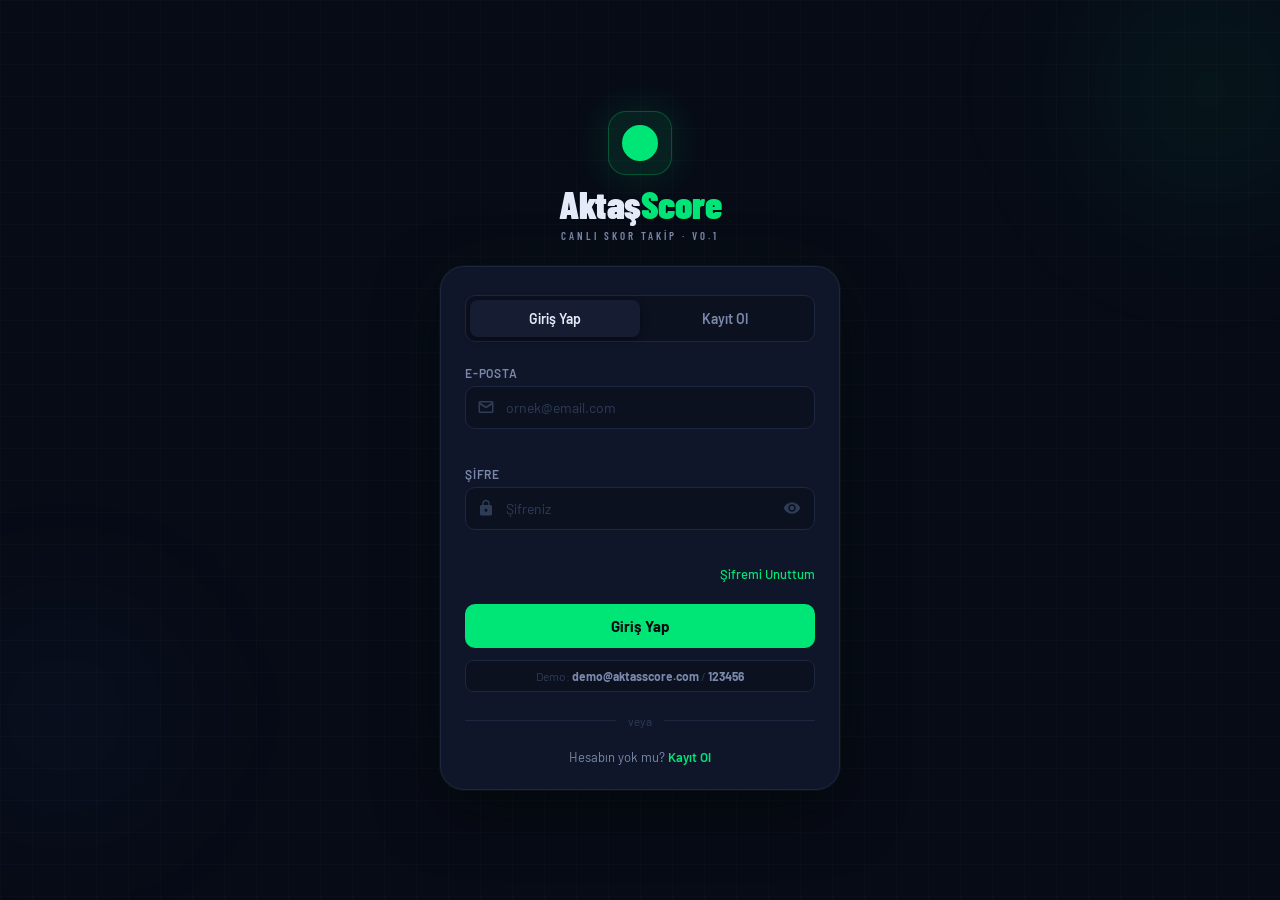
<file: index.html>
<!DOCTYPE html>
<html lang="tr">
<head>
  <meta charset="UTF-8" />
  <meta name="viewport" content="width=device-width, initial-scale=1.0, maximum-scale=1.0, user-scalable=no" />
  <title>AktaşScore — Giriş</title>
  <link rel="stylesheet" href="shared.css"/>
  <link rel="stylesheet" href="index.css" />
  <link href="https://fonts.googleapis.com/css2?family=Barlow+Condensed:wght@400;600;700;800;900&family=Barlow:wght@400;500;600&display=swap" rel="stylesheet" />
</head>
<body class="anim-up">

  <div class="bg-glow glow-1"></div>
  <div class="bg-glow glow-2"></div>
  <div class="bg-grid"></div>

  <div class="logo-wrap">
    <div class="logo-icon">
      <svg width="36" height="36" viewBox="0 0 36 36" fill="none">
        <circle cx="18" cy="18" r="17" stroke="#00e676" stroke-width="2"/>
        <path d="M18 6 L21 14 L30 14 L23 19 L26 28 L18 23 L10 28 L13 19 L6 14 L15 14 Z" fill="#00e676" opacity="0.15" stroke="#00e676" stroke-width="1.2" stroke-linejoin="round"/>
        <circle cx="18" cy="18" r="4" fill="#00e676"/>
      </svg>
    </div>
    <div class="logo-text"><span class="logo-main">Aktaş</span><span class="logo-accent">Score</span></div>
    <div class="logo-sub">CANLI SKOR TAKİP · v0.1</div>
  </div>

  <div class="auth-card">
    <div class="tabs">
      <button class="tab active" data-tab="login">Giriş Yap</button>
      <button class="tab" data-tab="register">Kayıt Ol</button>
    </div>

    <!-- LOGIN -->
    <form id="form-login" class="auth-form active" novalidate>
      <div class="field-group">
        <label>E-Posta</label>
        <div class="input-wrap">
          <svg class="input-icon" viewBox="0 0 24 24"><path d="M20 4H4a2 2 0 00-2 2v12a2 2 0 002 2h16a2 2 0 002-2V6a2 2 0 00-2-2zm0 2l-8 5-8-5h16zm0 12H4V9l8 5 8-5v9z"/></svg>
          <input type="email" id="login-email" placeholder="ornek@email.com" autocomplete="email"/>
        </div>
        <span class="field-error" id="login-email-err"></span>
      </div>
      <div class="field-group">
        <label>Şifre</label>
        <div class="input-wrap">
          <svg class="input-icon" viewBox="0 0 24 24"><path d="M18 8h-1V6c0-2.76-2.24-5-5-5S7 3.24 7 6v2H6c-1.1 0-2 .9-2 2v10c0 1.1.9 2 2 2h12c1.1 0 2-.9 2-2V10c0-1.1-.9-2-2-2zm-6 9c-1.1 0-2-.9-2-2s.9-2 2-2 2 .9 2 2-.9 2-2 2zm3.1-9H8.9V6c0-1.71 1.39-3.1 3.1-3.1 1.71 0 3.1 1.39 3.1 3.1v2z"/></svg>
          <input type="password" id="login-password" placeholder="Şifreniz" autocomplete="current-password"/>
          <button type="button" class="eye-btn" data-target="login-password"><svg viewBox="0 0 24 24"><path d="M12 4.5C7 4.5 2.73 7.61 1 12c1.73 4.39 6 7.5 11 7.5s9.27-3.11 11-7.5C21.27 7.61 17 4.5 12 4.5zm0 12.5c-2.76 0-5-2.24-5-5s2.24-5 5-5 5 2.24 5 5-2.24 5-5 5zm0-8c-1.66 0-3 1.34-3 3s1.34 3 3 3 3-1.34 3-3-1.34-3-3-3z"/></svg></button>
        </div>
        <span class="field-error" id="login-password-err"></span>
      </div>
      <div class="forgot-link-wrap">
        <button type="button" class="forgot-link" data-tab="forgot">Şifremi Unuttum</button>
      </div>
      <button type="submit" class="btn-primary" id="login-btn">
        <span class="btn-text">Giriş Yap</span>
        <span class="btn-loader hidden"></span>
      </button>
      <div class="demo-hint">Demo: <strong>demo@aktasscore.com</strong> / <strong>123456</strong></div>
      <div class="divider"><span>veya</span></div>
      <p class="switch-hint">Hesabın yok mu? <button type="button" class="link-btn" data-tab="register">Kayıt Ol</button></p>
    </form>

    <!-- REGISTER -->
    <form id="form-register" class="auth-form" novalidate>
      <div class="field-group">
        <label>E-Posta</label>
        <div class="input-wrap">
          <svg class="input-icon" viewBox="0 0 24 24"><path d="M20 4H4a2 2 0 00-2 2v12a2 2 0 002 2h16a2 2 0 002-2V6a2 2 0 00-2-2zm0 2l-8 5-8-5h16zm0 12H4V9l8 5 8-5v9z"/></svg>
          <input type="email" id="reg-email" placeholder="ornek@email.com" autocomplete="email"/>
        </div>
        <span class="field-error" id="reg-email-err"></span>
      </div>
      <div class="field-group">
        <label>Şifre</label>
        <div class="input-wrap">
          <svg class="input-icon" viewBox="0 0 24 24"><path d="M18 8h-1V6c0-2.76-2.24-5-5-5S7 3.24 7 6v2H6c-1.1 0-2 .9-2 2v10c0 1.1.9 2 2 2h12c1.1 0 2-.9 2-2V10c0-1.1-.9-2-2-2zm-6 9c-1.1 0-2-.9-2-2s.9-2 2-2 2 .9 2 2-.9 2-2 2zm3.1-9H8.9V6c0-1.71 1.39-3.1 3.1-3.1 1.71 0 3.1 1.39 3.1 3.1v2z"/></svg>
          <input type="password" id="reg-password" placeholder="En az 6 karakter" autocomplete="new-password"/>
          <button type="button" class="eye-btn" data-target="reg-password"><svg viewBox="0 0 24 24"><path d="M12 4.5C7 4.5 2.73 7.61 1 12c1.73 4.39 6 7.5 11 7.5s9.27-3.11 11-7.5C21.27 7.61 17 4.5 12 4.5zm0 12.5c-2.76 0-5-2.24-5-5s2.24-5 5-5 5 2.24 5 5-2.24 5-5 5zm0-8c-1.66 0-3 1.34-3 3s1.34 3 3 3 3-1.34 3-3-1.34-3-3-3z"/></svg></button>
        </div>
        <span class="field-error" id="reg-password-err"></span>
        <div class="strength-bar-wrap">
          <div class="strength-bar"><div class="strength-fill" id="strength-fill"></div></div>
          <span class="strength-label" id="strength-label"></span>
        </div>
      </div>
      <div class="field-group">
        <label>Şifre Tekrar</label>
        <div class="input-wrap">
          <svg class="input-icon" viewBox="0 0 24 24"><path d="M18 8h-1V6c0-2.76-2.24-5-5-5S7 3.24 7 6v2H6c-1.1 0-2 .9-2 2v10c0 1.1.9 2 2 2h12c1.1 0 2-.9 2-2V10c0-1.1-.9-2-2-2zm-6 9c-1.1 0-2-.9-2-2s.9-2 2-2 2 .9 2 2-.9 2-2 2zm3.1-9H8.9V6c0-1.71 1.39-3.1 3.1-3.1 1.71 0 3.1 1.39 3.1 3.1v2z"/></svg>
          <input type="password" id="reg-confirm" placeholder="Şifrenizi tekrar girin" autocomplete="new-password"/>
          <button type="button" class="eye-btn" data-target="reg-confirm"><svg viewBox="0 0 24 24"><path d="M12 4.5C7 4.5 2.73 7.61 1 12c1.73 4.39 6 7.5 11 7.5s9.27-3.11 11-7.5C21.27 7.61 17 4.5 12 4.5zm0 12.5c-2.76 0-5-2.24-5-5s2.24-5 5-5 5 2.24 5 5-2.24 5-5 5zm0-8c-1.66 0-3 1.34-3 3s1.34 3 3 3 3-1.34 3-3-1.34-3-3-3z"/></svg></button>
        </div>
        <span class="field-error" id="reg-confirm-err"></span>
      </div>
      <button type="submit" class="btn-primary" id="register-btn">
        <span class="btn-text">Hesap Oluştur</span>
        <span class="btn-loader hidden"></span>
      </button>
      <div class="divider"><span>veya</span></div>
      <p class="switch-hint">Zaten hesabın var mı? <button type="button" class="link-btn" data-tab="login">Giriş Yap</button></p>
    </form>

    <!-- FORGOT -->
    <form id="form-forgot" class="auth-form" novalidate>
      <div class="forgot-header">
        <button type="button" class="back-btn-sm" data-tab="login">
          <svg viewBox="0 0 24 24"><path d="M20 11H7.83l5.59-5.59L12 4l-8 8 8 8 1.41-1.41L7.83 13H20v-2z"/></svg>
        </button>
        <div>
          <h2 class="forgot-title">Şifremi Unuttum</h2>
          <p class="forgot-desc">E-posta adresine sıfırlama bağlantısı gönderilecek</p>
        </div>
      </div>
      <div class="field-group">
        <label>E-Posta</label>
        <div class="input-wrap">
          <svg class="input-icon" viewBox="0 0 24 24"><path d="M20 4H4a2 2 0 00-2 2v12a2 2 0 002 2h16a2 2 0 002-2V6a2 2 0 00-2-2zm0 2l-8 5-8-5h16zm0 12H4V9l8 5 8-5v9z"/></svg>
          <input type="email" id="forgot-email" placeholder="ornek@email.com" autocomplete="email"/>
        </div>
        <span class="field-error" id="forgot-email-err"></span>
      </div>
      <button type="submit" class="btn-primary" id="forgot-btn">
        <span class="btn-text">Sıfırlama Gönder</span>
        <span class="btn-loader hidden"></span>
      </button>
    </form>
  </div>

  <!-- MODAL -->
  <div class="modal-overlay hidden" id="success-modal">
    <div class="modal">
      <div class="modal-icon success">
        <svg viewBox="0 0 24 24"><path d="M9 16.17L4.83 12l-1.42 1.41L9 19 21 7l-1.41-1.41L9 16.17z"/></svg>
      </div>
      <h3 id="modal-title">Başarılı!</h3>
      <p id="modal-desc">İşlem tamamlandı.</p>
      <button class="btn-primary" id="modal-ok">Tamam</button>
    </div>
  </div>

  <script src="data.js"></script>
  <script src="shared.js"></script>
  <script src="index.js"></script>
</body>
</html>
</file>
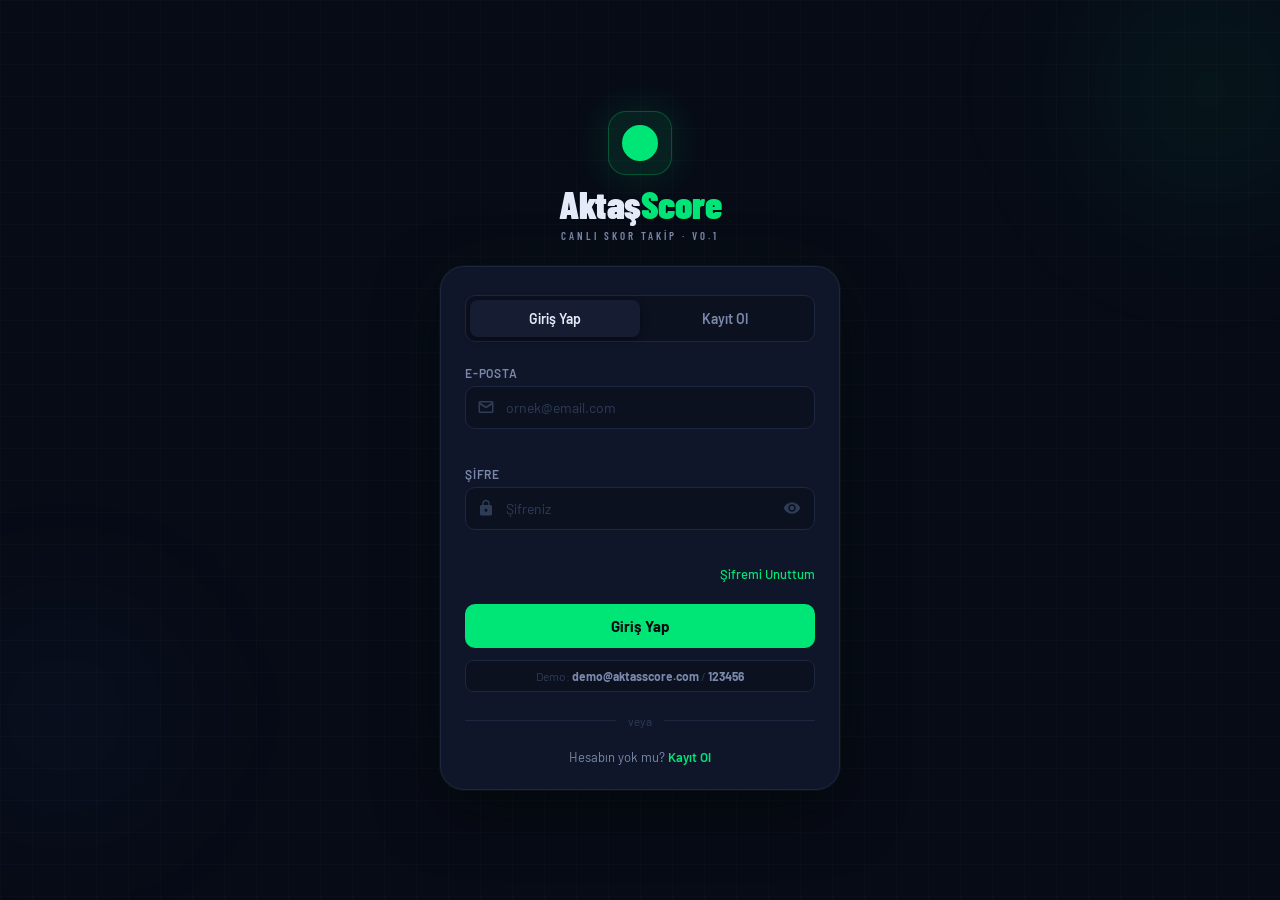
<file: favorites.html>
<!DOCTYPE html>
<html lang="tr">
<head>
  <meta charset="UTF-8"/>
  <meta name="viewport" content="width=device-width,initial-scale=1.0,maximum-scale=1.0,user-scalable=no"/>
  <title>Favorilerim — AktaşScore</title>
  <link rel="stylesheet" href="shared.css"/>
  <link rel="stylesheet" href="favorites.css"/>
  <link href="https://fonts.googleapis.com/css2?family=Barlow+Condensed:wght@400;600;700;800;900&family=Barlow:wght@400;500;600&display=swap" rel="stylesheet"/>
</head>
<body class="anim-left">
  <header class="topbar">
    <button class="back-btn" id="back-btn">
      <svg viewBox="0 0 24 24"><path d="M20 11H7.83l5.59-5.59L12 4l-8 8 8 8 1.41-1.41L7.83 13H20v-2z"/></svg>
    </button>
    <div class="topbar-center"><span class="topbar-title">Favorilerim</span></div>
    <div style="width:36px"></div>
  </header>

  <div class="tabs-wrap">
    <button class="ftab active" data-tab="teams">Takımlar</button>
    <button class="ftab" data-tab="notifs">Maç Bildirimleri</button>
    <div class="ftab-indicator" id="ftab-indicator"></div>
  </div>

  <main class="content" id="content"></main>

  <nav class="bottom-nav">
    <button class="nav-btn" onclick="goBack()">
      <svg viewBox="0 0 24 24"><path d="M3 18h18v-2H3v2zm0-5h18v-2H3v2zm0-7v2h18V6H3z"/></svg>
      <span>Menüler</span>
    </button>
    <button class="nav-btn" onclick="goBack()">
      <svg viewBox="0 0 24 24"><path d="M15.5 14h-.79l-.28-.27A6.471 6.471 0 0016 9.5 6.5 6.5 0 109.5 16c1.61 0 3.09-.59 4.23-1.57l.27.28v.79l5 4.99L20.49 19l-4.99-5zm-6 0C7.01 14 5 11.99 5 9.5S7.01 5 9.5 5 14 7.01 14 9.5 11.99 14 9.5 14z"/></svg>
      <span>Arama</span>
    </button>
    <button class="nav-center" onclick="goBack()">
      <div class="nav-center-inner"><svg viewBox="0 0 24 24"><path d="M10 20v-6h4v6h5v-8h3L12 3 2 12h3v8z"/></svg></div>
      <span>Ana Sayfa</span>
    </button>
    <button class="nav-btn" onclick="goTo('table.html')">
      <svg viewBox="0 0 24 24"><path d="M3 3h18v2H3zm0 4h18v2H3zm0 4h18v2H3zm0 4h18v2H3zm0 4h18v2H3z"/></svg>
      <span>Puan Tab.</span>
    </button>
    <button class="nav-btn nav-active">
      <svg viewBox="0 0 24 24"><path d="M12 17.27L18.18 21l-1.64-7.03L22 9.24l-7.19-.61L12 2 9.19 8.63 2 9.24l5.46 4.73L5.82 21z"/></svg>
      <span>Favoriler</span>
    </button>
  </nav>

  <div id="toast-container"></div>
  <script src="data.js"></script>
  <script src="shared.js"></script>
  <script src="favorites.js"></script>
  <script>document.getElementById('back-btn').addEventListener('click', goBack);</script>
</body>
</html>
</file>
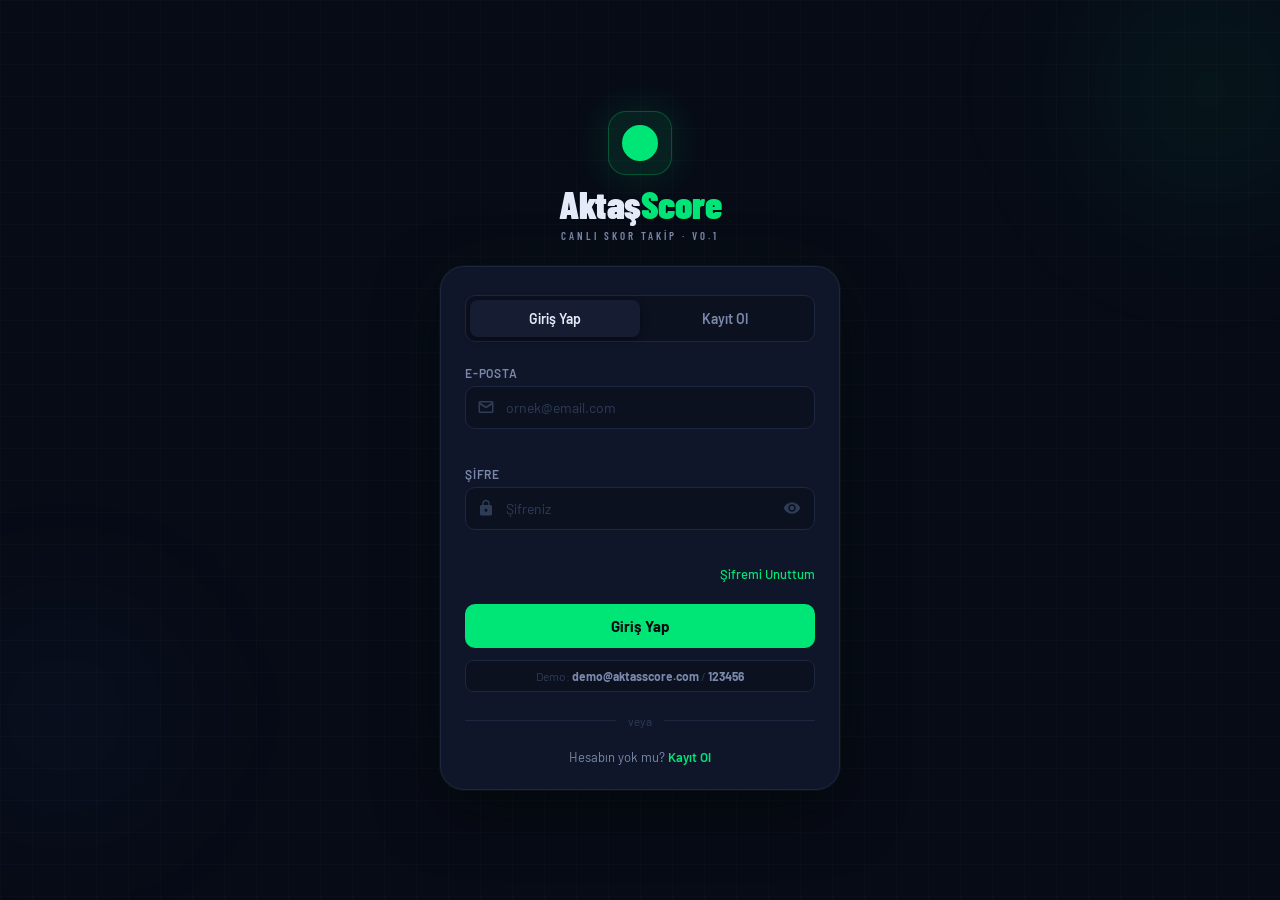
<file: home.html>
<!DOCTYPE html>
<html lang="tr">
<head>
  <meta charset="UTF-8"/>
  <meta name="viewport" content="width=device-width,initial-scale=1.0,maximum-scale=1.0,user-scalable=no"/>
  <title>AktaşScore</title>
  <link rel="stylesheet" href="shared.css"/>
  <link rel="stylesheet" href="home.css"/>
  <link href="https://fonts.googleapis.com/css2?family=Barlow+Condensed:wght@400;600;700;800;900&family=Barlow:wght@400;500;600&display=swap" rel="stylesheet"/>
</head>
<body>

  <!-- TOPBAR -->
  <header class="topbar">
    <div class="logo-mark">A<span>S</span></div>
    <div class="topbar-center">
      <span class="topbar-title">AktaşScore</span>
      <span class="version-badge">v0.1</span>
    </div>
    <button class="icon-btn" id="notif-btn">
      <svg viewBox="0 0 24 24"><path d="M12 22c1.1 0 2-.9 2-2h-4c0 1.1.9 2 2 2zm6-6v-5c0-3.07-1.63-5.64-4.5-6.32V4c0-.83-.67-1.5-1.5-1.5s-1.5.67-1.5 1.5v.68C7.64 5.36 6 7.92 6 11v5l-2 2v1h16v-1l-2-2z"/></svg>
      <span class="notif-dot hidden" id="notif-dot"></span>
    </button>
  </header>

  <!-- DATE STRIP -->
  <div class="date-strip-wrap">
    <div class="date-strip" id="date-strip"></div>
  </div>

  <!-- FILTER PILLS -->
  <div class="filter-pills">
    <button class="pill active" data-filter="all">Tümü</button>
    <button class="pill" data-filter="live">
      <span class="live-dot-pill"></span>Canlı
    </button>
    <button class="pill" data-filter="finished">Bitti</button>
    <button class="pill" data-filter="upcoming">Yakında</button>
  </div>

  <!-- FAV MATCH STRIP (dinamik, JS render) -->
  <div id="fav-strip-container"></div>

  <!-- MATCH LIST -->
  <main class="match-list" id="match-list"></main>

  <!-- BOTTOM NAV -->
  <nav class="bottom-nav">
    <button class="nav-btn" id="nav-menu">
      <svg viewBox="0 0 24 24"><path d="M3 18h18v-2H3v2zm0-5h18v-2H3v2zm0-7v2h18V6H3z"/></svg>
      <span>Menüler</span>
    </button>
    <button class="nav-btn" id="nav-search">
      <svg viewBox="0 0 24 24"><path d="M15.5 14h-.79l-.28-.27A6.471 6.471 0 0016 9.5 6.5 6.5 0 109.5 16c1.61 0 3.09-.59 4.23-1.57l.27.28v.79l5 4.99L20.49 19l-4.99-5zm-6 0C7.01 14 5 11.99 5 9.5S7.01 5 9.5 5 14 7.01 14 9.5 11.99 14 9.5 14z"/></svg>
      <span>Arama</span>
    </button>
    <button class="nav-center" id="nav-home">
      <div class="nav-center-inner">
        <svg viewBox="0 0 24 24"><path d="M10 20v-6h4v6h5v-8h3L12 3 2 12h3v8z"/></svg>
      </div>
      <span>Ana Sayfa</span>
    </button>
    <button class="nav-btn" id="nav-table">
      <svg viewBox="0 0 24 24"><path d="M3 3h18v2H3zm0 4h18v2H3zm0 4h18v2H3zm0 4h18v2H3zm0 4h18v2H3z"/></svg>
      <span>Puan Tab.</span>
    </button>
    <button class="nav-btn" id="nav-fav">
      <svg viewBox="0 0 24 24"><path d="M12 17.27L18.18 21l-1.64-7.03L22 9.24l-7.19-.61L12 2 9.19 8.63 2 9.24l5.46 4.73L5.82 21z"/></svg>
      <span>Favoriler</span>
    </button>
  </nav>

  <!-- DRAWER -->
  <div class="drawer-overlay" id="drawer-overlay"></div>
  <div class="drawer" id="drawer">
    <div class="drawer-header">
      <div class="drawer-logo"><span class="logo-main">Aktaş</span><span class="logo-accent">Score</span></div>
      <button class="drawer-close" id="drawer-close">
        <svg viewBox="0 0 24 24"><path d="M19 6.41L17.59 5 12 10.59 6.41 5 5 6.41 10.59 12 5 17.59 6.41 19 12 13.41 17.59 19 19 17.59 13.41 12z"/></svg>
      </button>
    </div>
    <div class="drawer-user">
      <div class="drawer-avatar" id="drawer-avatar">A</div>
      <div>
        <div class="drawer-email" id="drawer-email">—</div>
        <div class="drawer-badge">Üye · v0.1</div>
      </div>
    </div>
    <div class="drawer-divider"></div>
    <nav class="drawer-nav">
      <button class="drawer-item active" onclick="closeDrawer()">
        <svg viewBox="0 0 24 24"><path d="M10 20v-6h4v6h5v-8h3L12 3 2 12h3v8z"/></svg>Ana Sayfa
      </button>
      <button class="drawer-item" onclick="goTo('favorites.html')">
        <svg viewBox="0 0 24 24"><path d="M12 17.27L18.18 21l-1.64-7.03L22 9.24l-7.19-.61L12 2 9.19 8.63 2 9.24l5.46 4.73L5.82 21z"/></svg>Favorilerim
      </button>
      <button class="drawer-item" onclick="goTo('table.html')">
        <svg viewBox="0 0 24 24"><path d="M3 3h18v2H3zm0 4h18v2H3zm0 4h18v2H3zm0 4h18v2H3zm0 4h18v2H3z"/></svg>Puan Tablosu
      </button>
      <button class="drawer-item" onclick="goTo('support.html')">
        <svg viewBox="0 0 24 24"><path d="M12 2C6.48 2 2 6.48 2 12s4.48 10 10 10 10-4.48 10-10S17.52 2 12 2zm1 17h-2v-2h2v2zm2.07-7.75l-.9.92C13.45 12.9 13 13.5 13 15h-2v-.5c0-1.1.45-2.1 1.17-2.83l1.24-1.26c.37-.36.59-.86.59-1.41 0-1.1-.9-2-2-2s-2 .9-2 2H8c0-2.21 1.79-4 4-4s4 1.79 4 4c0 .88-.36 1.68-.93 2.25z"/></svg>Destek
      </button>
    </nav>
    <div class="drawer-divider"></div>
    <button class="drawer-item logout" id="drawer-logout">
      <svg viewBox="0 0 24 24"><path d="M17 7l-1.41 1.41L18.17 11H8v2h10.17l-2.58 2.58L17 17l5-5zM4 5h8V3H4c-1.1 0-2 .9-2 2v14c0 1.1.9 2 2 2h8v-2H4V5z"/></svg>Çıkış Yap
    </button>
  </div>

  <!-- SEARCH -->
  <div class="search-overlay hidden" id="search-overlay">
    <div class="search-box">
      <div class="search-input-wrap">
        <svg viewBox="0 0 24 24"><path d="M15.5 14h-.79l-.28-.27A6.471 6.471 0 0016 9.5 6.5 6.5 0 109.5 16c1.61 0 3.09-.59 4.23-1.57l.27.28v.79l5 4.99L20.49 19l-4.99-5zm-6 0C7.01 14 5 11.99 5 9.5S7.01 5 9.5 5 14 7.01 14 9.5 11.99 14 9.5 14z"/></svg>
        <input type="text" id="search-input" placeholder="Takım, lig veya oyuncu ara..." autocomplete="off"/>
        <button id="search-close"><svg viewBox="0 0 24 24"><path d="M19 6.41L17.59 5 12 10.59 6.41 5 5 6.41 10.59 12 5 17.59 6.41 19 12 13.41 17.59 19 19 17.59 13.41 12z"/></svg></button>
      </div>
      <div class="search-results" id="search-results">
        <div class="search-hint">Aramak istediğin takım veya ligi yaz...</div>
      </div>
    </div>
  </div>

  <div id="toast-container"></div>
  <script src="data.js"></script>
  <script src="shared.js"></script>
  <script src="home.js"></script>
</body>
</html>
</file>
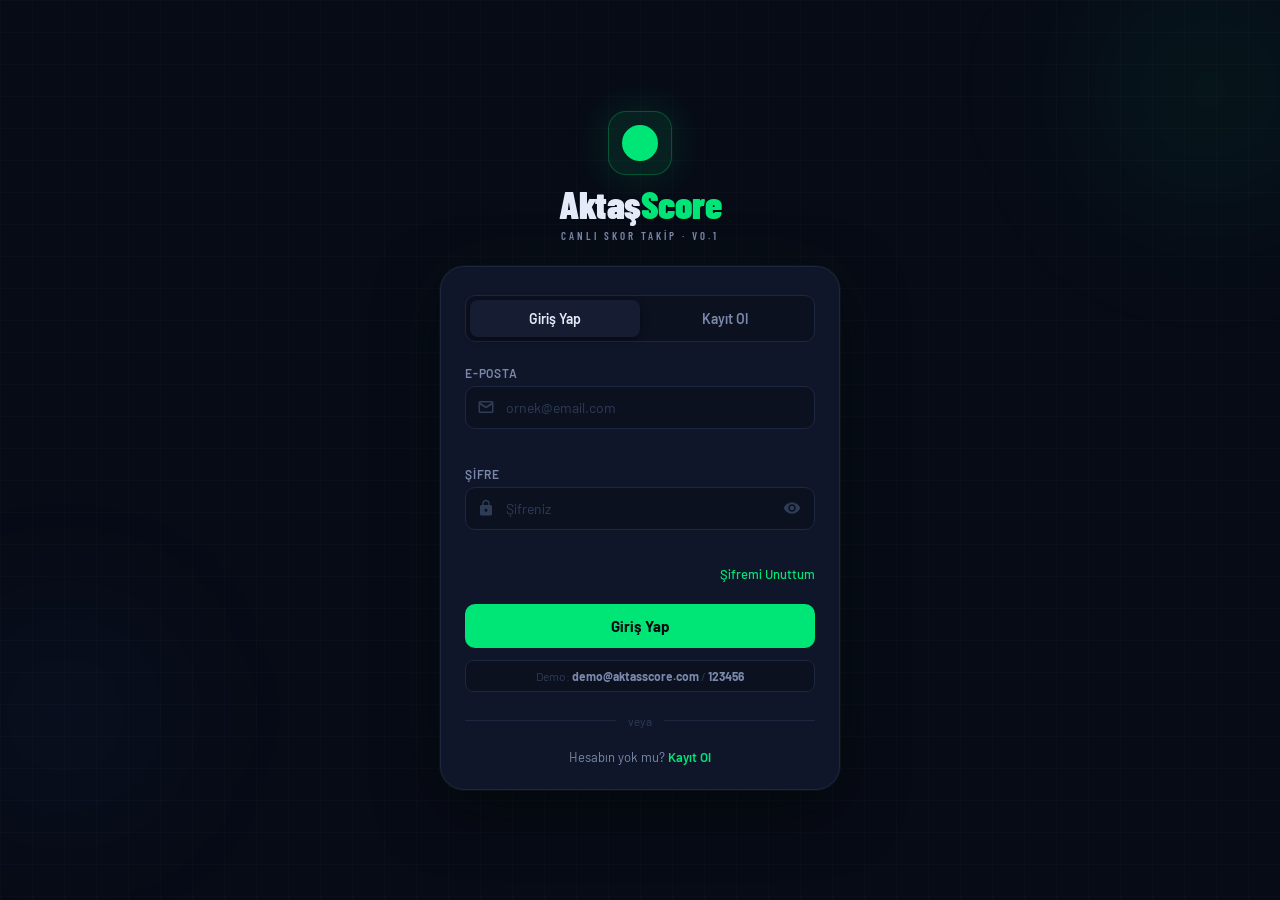
<file: match.html>
<!DOCTYPE html>
<html lang="tr">
<head>
  <meta charset="UTF-8"/>
  <meta name="viewport" content="width=device-width,initial-scale=1.0,maximum-scale=1.0,user-scalable=no"/>
  <title>Maç Detayı — AktaşScore</title>
  <link rel="stylesheet" href="shared.css"/>
  <link rel="stylesheet" href="match.css"/>
  <link href="https://fonts.googleapis.com/css2?family=Barlow+Condensed:wght@400;600;700;800;900&family=Barlow:wght@400;500;600&display=swap" rel="stylesheet"/>
</head>
<body class="anim-up">
  <header class="topbar">
    <button class="back-btn" id="back-btn">
      <svg viewBox="0 0 24 24"><path d="M20 11H7.83l5.59-5.59L12 4l-8 8 8 8 1.41-1.41L7.83 13H20v-2z"/></svg>
    </button>
    <div class="topbar-center">
      <span class="topbar-league" id="topbar-league">—</span>
      <span class="topbar-date"   id="topbar-date">—</span>
    </div>
    <button class="icon-btn notif-toggle" id="notif-toggle">
      <svg viewBox="0 0 24 24"><path d="M12 22c1.1 0 2-.9 2-2h-4c0 1.1.9 2 2 2zm6-6v-5c0-3.07-1.63-5.64-4.5-6.32V4c0-.83-.67-1.5-1.5-1.5s-1.5.67-1.5 1.5v.68C7.64 5.36 6 7.92 6 11v5l-2 2v1h16v-1l-2-2z"/></svg>
    </button>
  </header>

  <div class="hero">
    <div class="hero-bg" id="hero-bg"></div>
    <div class="live-badge hidden" id="live-badge"><span class="live-dot"></span> CANLI</div>
    <div class="hero-teams">
      <div class="hero-team">
        <div class="hero-logo-wrap" id="home-logo"></div>
        <div class="hero-team-name" id="home-name">—</div>
        <button class="hero-fav-btn" id="home-fav-btn">
          <svg viewBox="0 0 24 24"><path d="M12 17.27L18.18 21l-1.64-7.03L22 9.24l-7.19-.61L12 2 9.19 8.63 2 9.24l5.46 4.73L5.82 21z"/></svg>
          <span>Favori</span>
        </button>
      </div>
      <div class="hero-score-wrap">
        <div class="hero-score">
          <span id="score-home">-</span><span class="score-divider">:</span><span id="score-away">-</span>
        </div>
        <div class="hero-status" id="hero-status">-</div>
        <div class="hero-ht"     id="hero-ht"></div>
      </div>
      <div class="hero-team">
        <div class="hero-logo-wrap" id="away-logo"></div>
        <div class="hero-team-name" id="away-name">—</div>
        <button class="hero-fav-btn" id="away-fav-btn">
          <svg viewBox="0 0 24 24"><path d="M12 17.27L18.18 21l-1.64-7.03L22 9.24l-7.19-.61L12 2 9.19 8.63 2 9.24l5.46 4.73L5.82 21z"/></svg>
          <span>Favori</span>
        </button>
      </div>
    </div>
    <div class="events-ribbon" id="events-ribbon"></div>
  </div>

  <div class="tabs-wrap">
    <div class="tabs" id="tabs">
      <button class="tab active" data-tab="summary">Özet</button>
      <button class="tab" data-tab="stats">İstatistik</button>
      <button class="tab" data-tab="lineup">Kadro</button>
      <button class="tab" data-tab="h2h">H2H</button>
    </div>
    <div class="tab-indicator" id="tab-indicator"></div>
  </div>

  <div class="tab-content" id="tab-content"></div>
  <div id="toast-container"></div>
  <script src="data.js"></script>
  <script src="shared.js"></script>
  <script src="match.js"></script>
</body>
</html>
</file>
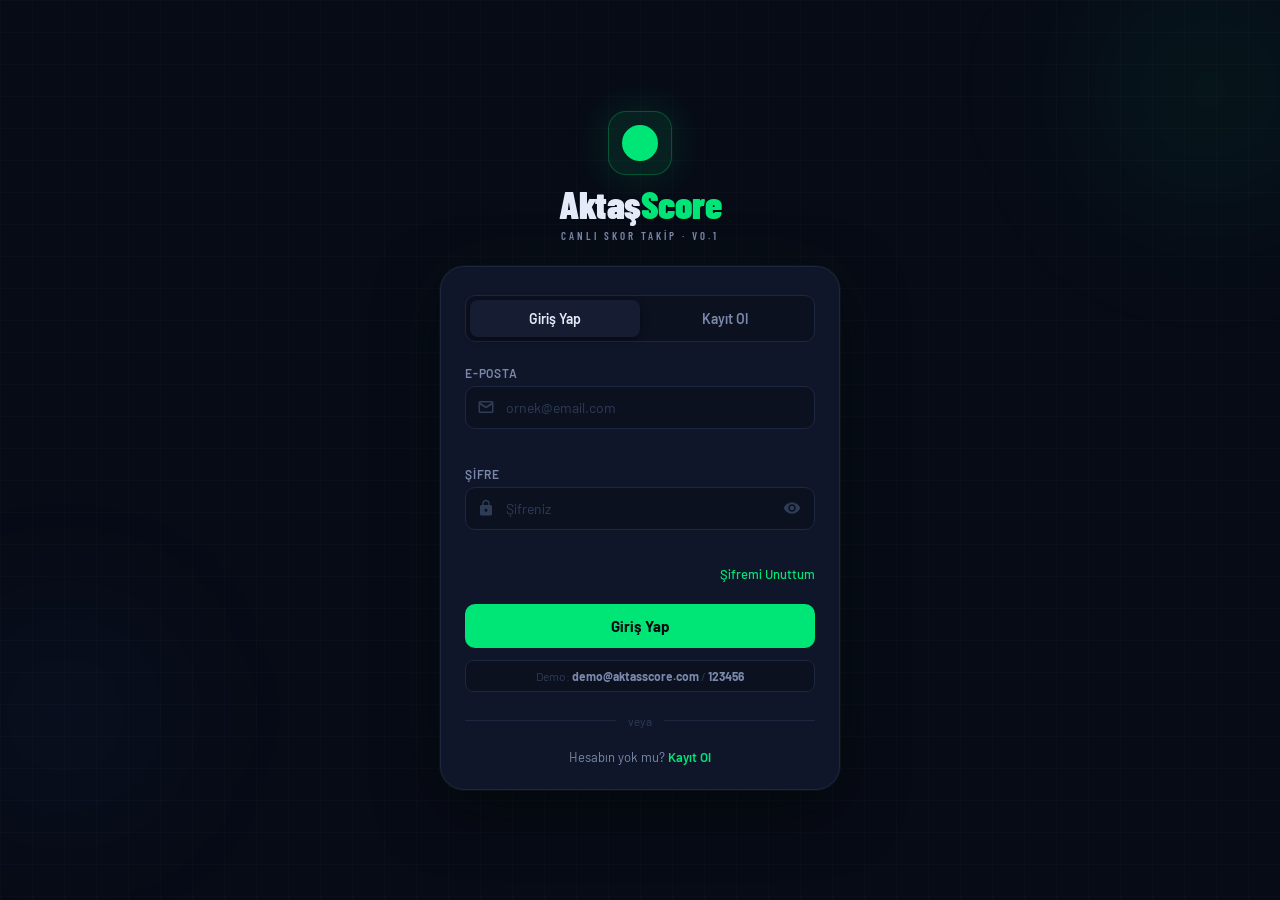
<file: support.html>
<!DOCTYPE html>
<html lang="tr">
<head>
  <meta charset="UTF-8"/>
  <meta name="viewport" content="width=device-width,initial-scale=1.0,maximum-scale=1.0,user-scalable=no"/>
  <title>Destek — AktaşScore</title>
  <link rel="stylesheet" href="shared.css"/>
  <link rel="stylesheet" href="support.css"/>
  <link href="https://fonts.googleapis.com/css2?family=Barlow+Condensed:wght@400;600;700;800;900&family=Barlow:wght@400;500;600&display=swap" rel="stylesheet"/>
</head>
<body class="anim-left">

  <!-- ═══ LIST VIEW ═══ -->
  <div id="view-list">
    <header class="topbar">
      <button class="back-btn" onclick="goBack()">
        <svg viewBox="0 0 24 24"><path d="M20 11H7.83l5.59-5.59L12 4l-8 8 8 8 1.41-1.41L7.83 13H20v-2z"/></svg>
      </button>
      <div class="topbar-center">
        <span class="topbar-title">Destek</span>
      </div>
      <button class="new-btn" id="open-new-btn">
        <svg viewBox="0 0 24 24"><path d="M19 13h-6v6h-2v-6H5v-2h6V5h2v6h6v2z"/></svg>
        Yeni
      </button>
    </header>

    <div class="list-info">
      <div class="info-box">
        <div class="info-icon">🛠️</div>
        <div>
          <div class="info-title">Destek Merkezi</div>
          <div class="info-sub">Ortalama yanıt süresi: ~2 saat</div>
        </div>
      </div>
    </div>

    <div class="ticket-filters">
      <button class="tfilter active" data-f="all">Tümü</button>
      <button class="tfilter" data-f="open">🟢 Açık</button>
      <button class="tfilter" data-f="closed">⚫ Kapalı</button>
    </div>

    <div class="ticket-list" id="ticket-list"></div>
  </div>

  <!-- ═══ NEW TICKET VIEW ═══ -->
  <div id="view-new" class="hidden">
    <header class="topbar">
      <button class="back-btn" id="back-new">
        <svg viewBox="0 0 24 24"><path d="M20 11H7.83l5.59-5.59L12 4l-8 8 8 8 1.41-1.41L7.83 13H20v-2z"/></svg>
      </button>
      <div style="width:36px"></div>
    </header>
    <div class="new-form-wrap">
      <div class="new-form-card">
        <div class="form-group">
          <label>Konu</label>
          <input type="text" id="ticket-subject" placeholder="Talebinizin konusu..." maxlength="80"/>
          <span class="field-error" id="subject-err"></span>
        </div>
        <div class="form-group">
          <label>Açıklama</label>
          <textarea id="ticket-body" placeholder="Sorununuzu veya talebinizi detaylıca açıklayın..." rows="6" maxlength="1000"></textarea>
          <span class="field-error" id="body-err"></span>
        </div>
        <button class="submit-btn" id="submit-ticket">
          <span class="btn-text">Talep Gönder</span>
          <span class="btn-loader hidden"></span>
        </button>
      </div>
      <p class="form-note">📌 Talepler iş günleri 09:00–18:00 saatleri arasında incelenir.</p>
    </div>
  </div>

  <!-- ═══ CHAT VIEW ═══ -->
  <div id="view-chat" class="hidden">
    <header class="topbar chat-topbar">
      <button class="back-btn" id="back-chat">
        <svg viewBox="0 0 24 24"><path d="M20 11H7.83l5.59-5.59L12 4l-8 8 8 8 1.41-1.41L7.83 13H20v-2z"/></svg>
      </button>
      <div class="topbar-center">
        <span class="chat-title" id="chat-title">Talep #TKT-000</span>
        <span class="chat-status-badge" id="chat-status-badge">Açık</span>
      </div>
      <button class="close-ticket-btn hidden" id="close-ticket-btn" title="Talebi Kapat">
        <svg viewBox="0 0 24 24"><path d="M12 2C6.48 2 2 6.48 2 12s4.48 10 10 10 10-4.48 10-10S17.52 2 12 2zm-2 15l-5-5 1.41-1.41L10 14.17l7.59-7.59L19 8l-9 9z"/></svg>
      </button>
    </header>

    <div class="chat-messages" id="chat-messages"></div>

    <div class="chat-input-wrap" id="chat-input-wrap">
      <textarea class="chat-input" id="chat-input" placeholder="Mesajınızı yazın..." rows="1"></textarea>
      <button class="chat-send" id="chat-send">
        <svg viewBox="0 0 24 24"><path d="M2.01 21L23 12 2.01 3 2 10l15 2-15 2z"/></svg>
      </button>
    </div>
    <div class="chat-closed-bar hidden" id="chat-closed-bar">
      <svg viewBox="0 0 24 24" width="16" height="16" fill="currentColor"><path d="M12 2C6.48 2 2 6.48 2 12s4.48 10 10 10 10-4.48 10-10S17.52 2 12 2zm-2 15l-5-5 1.41-1.41L10 14.17l7.59-7.59L19 8l-9 9z"/></svg>
      Bu talep kapatılmıştır. Yeni bir talep oluşturabilirsiniz.
    </div>
  </div>

  <script src="data.js"></script>
  <script src="shared.js"></script>
  <script src="support.js"></script>
</body>
</html>
</file>
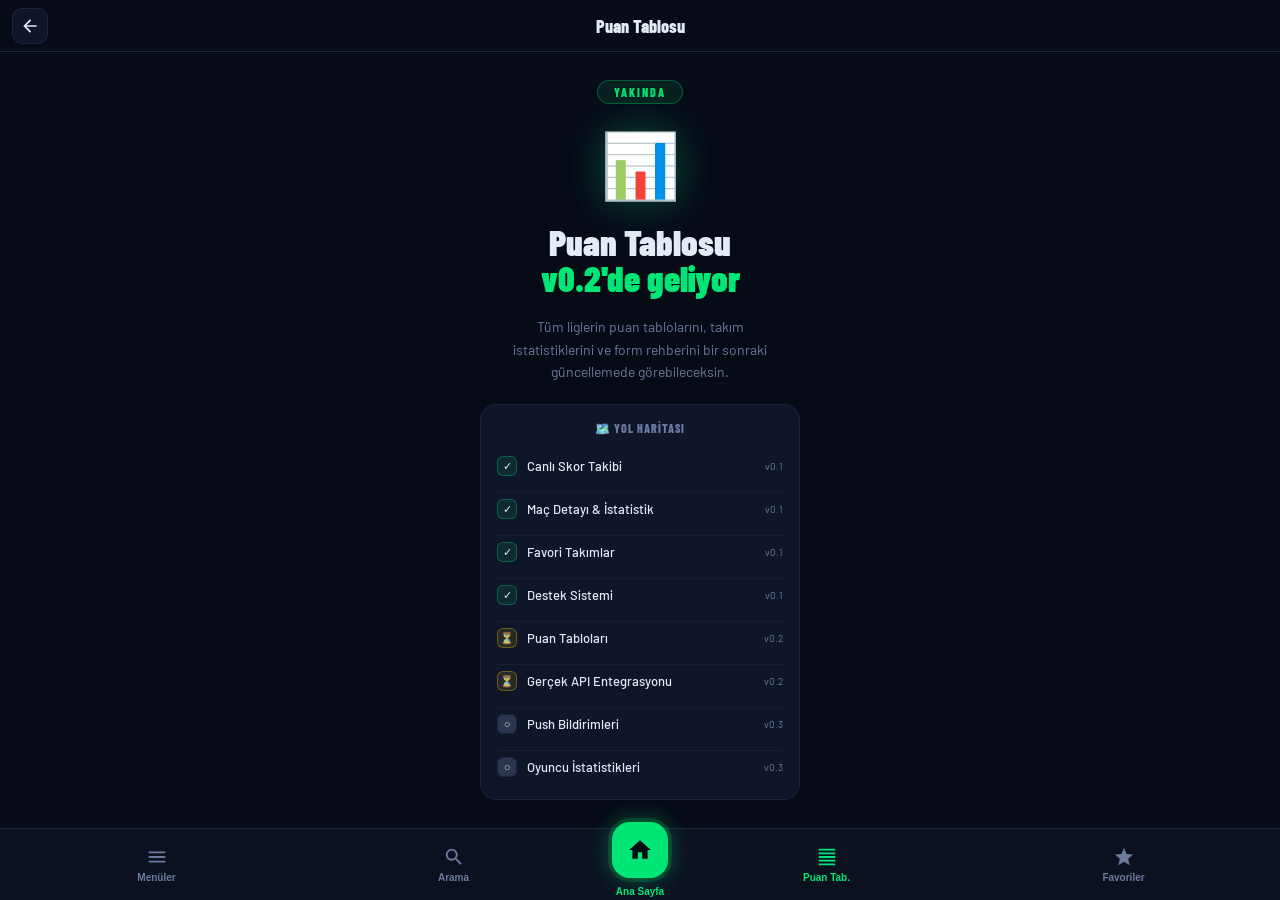
<file: table.html>
<!DOCTYPE html>
<html lang="tr">
<head>
  <meta charset="UTF-8"/>
  <meta name="viewport" content="width=device-width,initial-scale=1.0,maximum-scale=1.0,user-scalable=no"/>
  <title>Puan Tablosu — AktaşScore</title>
  <link href="https://fonts.googleapis.com/css2?family=Barlow+Condensed:wght@400;600;700;800;900&family=Barlow:wght@400;500;600&display=swap" rel="stylesheet"/>
  <link rel="stylesheet" href="shared.css"/>
  <style>
    :root{--bg:#070b16;--bg2:#0c1120;--card:#0f1629;--card2:#141d35;--border:#1c2640;--green:#00e676;--green-dim:rgba(0,230,118,.1);--text:#e4eaf8;--sub:#6b7a9e;--muted:#2c3550;--nav-h:72px;--font-h:'Barlow Condensed',sans-serif;--font-b:'Barlow',sans-serif}
    *{margin:0;padding:0;box-sizing:border-box;-webkit-tap-highlight-color:transparent}
    html,body{height:100%;overflow:hidden;background:var(--bg);color:var(--text);font-family:var(--font-b)}
    .topbar{position:fixed;top:0;left:0;right:0;height:52px;background:var(--bg);border-bottom:1px solid var(--border);display:flex;align-items:center;justify-content:space-between;padding:0 12px;z-index:10}
    .back-btn{background:var(--card);border:1px solid var(--border);border-radius:10px;width:36px;height:36px;display:flex;align-items:center;justify-content:center;cursor:pointer}
    .back-btn svg{width:20px;height:20px;fill:var(--text)}
    .topbar-title{font-family:var(--font-h);font-size:18px;font-weight:800}

    .page{position:fixed;top:52px;bottom:var(--nav-h);left:0;right:0;display:flex;flex-direction:column;align-items:center;justify-content:center;padding:24px;text-align:center;gap:20px}

    .soon-badge{background:var(--green-dim);border:1px solid rgba(0,230,118,.3);color:var(--green);font-family:var(--font-h);font-size:12px;font-weight:800;letter-spacing:2px;padding:4px 16px;border-radius:99px}
    .soon-icon{font-size:64px;filter:drop-shadow(0 0 20px rgba(0,230,118,.3))}
    .soon-title{font-family:var(--font-h);font-size:36px;font-weight:900;line-height:1}
    .soon-title span{color:var(--green)}
    .soon-desc{font-size:14px;color:var(--sub);line-height:1.6;max-width:280px}

    .roadmap{background:var(--card);border:1px solid var(--border);border-radius:16px;padding:16px;width:100%;max-width:320px;display:flex;flex-direction:column;gap:10px}
    .road-title{font-family:var(--font-h);font-size:12px;font-weight:800;color:var(--sub);text-transform:uppercase;letter-spacing:1px;margin-bottom:4px}
    .road-item{display:flex;align-items:center;gap:10px;padding:6px 0}
    .road-item+.road-item{border-top:1px solid rgba(255,255,255,.04)}
    .road-check{width:20px;height:20px;border-radius:6px;display:flex;align-items:center;justify-content:center;font-size:11px;flex-shrink:0}
    .check-done{background:var(--green-dim);border:1px solid rgba(0,230,118,.3)}
    .check-soon{background:rgba(255,214,0,.1);border:1px solid rgba(255,214,0,.3)}
    .check-later{background:var(--muted);border:1px solid var(--border)}
    .road-text{font-size:13px;font-weight:500}
    .road-ver{font-size:10px;color:var(--sub);margin-left:auto;flex-shrink:0}

    /* NAV */
    .bottom-nav{position:fixed;bottom:0;left:0;right:0;z-index:200;height:var(--nav-h);background:var(--bg2);border-top:1px solid var(--border);display:flex;align-items:center;justify-content:space-around;padding:0 8px}
    .nav-btn{display:flex;flex-direction:column;align-items:center;gap:4px;background:none;border:none;cursor:pointer;color:var(--sub);padding:8px 10px;border-radius:12px;transition:.2s;flex:1}
    .nav-btn svg{width:22px;height:22px;fill:currentColor}.nav-btn span{font-size:10px;font-weight:600}
    .nav-center{display:flex;flex-direction:column;align-items:center;gap:4px;background:none;border:none;cursor:pointer;padding:0 10px;flex:0 0 auto}
    .nav-center-inner{width:56px;height:56px;border-radius:18px;background:var(--green);display:flex;align-items:center;justify-content:center;box-shadow:0 0 0 4px rgba(0,230,118,.15),0 0 24px rgba(0,230,118,.4);transition:.2s;position:relative;top:-10px}
    .nav-center-inner svg{width:26px;height:26px;fill:#040b12}
    .nav-center span{font-size:10px;font-weight:700;color:var(--green);margin-top:-6px}
    .nav-active{color:var(--green)!important}
  </style>
</head>
<body class="anim-left">
  <header class="topbar">
    <button class="back-btn" onclick="goBack()">
      <svg viewBox="0 0 24 24"><path d="M20 11H7.83l5.59-5.59L12 4l-8 8 8 8 1.41-1.41L7.83 13H20v-2z"/></svg>
    </button>
    <span class="topbar-title">Puan Tablosu</span>
    <div style="width:36px"></div>
  </header>

  <div class="page">
    <div class="soon-badge">YAKINDA</div>
    <div class="soon-icon">📊</div>
    <div class="soon-title">Puan Tablosu<br><span>v0.2'de geliyor</span></div>
    <p class="soon-desc">Tüm liglerin puan tablolarını, takım istatistiklerini ve form rehberini bir sonraki güncellemede görebileceksin.</p>

    <div class="roadmap">
      <div class="road-title">🗺️ Yol Haritası</div>
      <div class="road-item">
        <div class="road-check check-done">✓</div>
        <div class="road-text">Canlı Skor Takibi</div>
        <span class="road-ver">v0.1</span>
      </div>
      <div class="road-item">
        <div class="road-check check-done">✓</div>
        <div class="road-text">Maç Detayı &amp; İstatistik</div>
        <span class="road-ver">v0.1</span>
      </div>
      <div class="road-item">
        <div class="road-check check-done">✓</div>
        <div class="road-text">Favori Takımlar</div>
        <span class="road-ver">v0.1</span>
      </div>
      <div class="road-item">
        <div class="road-check check-done">✓</div>
        <div class="road-text">Destek Sistemi</div>
        <span class="road-ver">v0.1</span>
      </div>
      <div class="road-item">
        <div class="road-check check-soon">⏳</div>
        <div class="road-text">Puan Tabloları</div>
        <span class="road-ver">v0.2</span>
      </div>
      <div class="road-item">
        <div class="road-check check-soon">⏳</div>
        <div class="road-text">Gerçek API Entegrasyonu</div>
        <span class="road-ver">v0.2</span>
      </div>
      <div class="road-item">
        <div class="road-check check-later">○</div>
        <div class="road-text">Push Bildirimleri</div>
        <span class="road-ver">v0.3</span>
      </div>
      <div class="road-item">
        <div class="road-check check-later">○</div>
        <div class="road-text">Oyuncu İstatistikleri</div>
        <span class="road-ver">v0.3</span>
      </div>
    </div>
  </div>

  <nav class="bottom-nav">
    <button class="nav-btn" onclick="goTo('home.html'">
      <svg viewBox="0 0 24 24"><path d="M3 18h18v-2H3v2zm0-5h18v-2H3v2zm0-7v2h18V6H3z"/></svg>
      <span>Menüler</span>
    </button>
    <button class="nav-btn" onclick="goTo('home.html'">
      <svg viewBox="0 0 24 24"><path d="M15.5 14h-.79l-.28-.27A6.471 6.471 0 0016 9.5 6.5 6.5 0 109.5 16c1.61 0 3.09-.59 4.23-1.57l.27.28v.79l5 4.99L20.49 19l-4.99-5zm-6 0C7.01 14 5 11.99 5 9.5S7.01 5 9.5 5 14 7.01 14 9.5 11.99 14 9.5 14z"/></svg>
      <span>Arama</span>
    </button>
    <button class="nav-center" onclick="goTo('home.html'">
      <div class="nav-center-inner"><svg viewBox="0 0 24 24"><path d="M10 20v-6h4v6h5v-8h3L12 3 2 12h3v8z"/></svg></div>
      <span>Ana Sayfa</span>
    </button>
    <button class="nav-btn nav-active">
      <svg viewBox="0 0 24 24"><path d="M3 3h18v2H3zm0 4h18v2H3zm0 4h18v2H3zm0 4h18v2H3zm0 4h18v2H3z"/></svg>
      <span>Puan Tab.</span>
    </button>
    <button class="nav-btn" onclick="goTo('favorites.html'">
      <svg viewBox="0 0 24 24"><path d="M12 17.27L18.18 21l-1.64-7.03L22 9.24l-7.19-.61L12 2 9.19 8.63 2 9.24l5.46 4.73L5.82 21z"/></svg>
      <span>Favoriler</span>
    </button>
  </nav>
  <script src="data.js"></script>
  <script src="shared.js"></script>
</body>
</html>
</file>
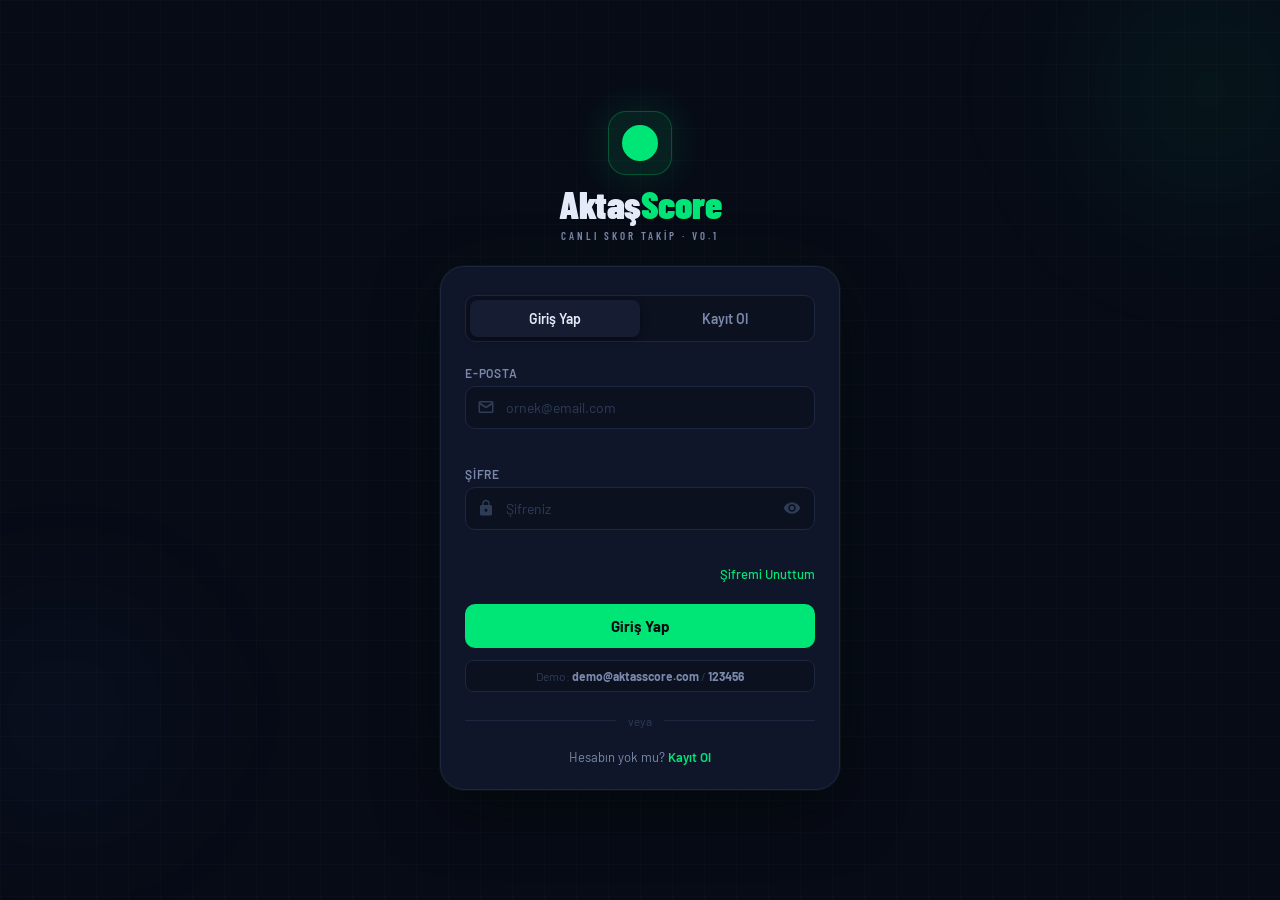
<file: team.html>
<!DOCTYPE html>
<html lang="tr">
<head>
  <meta charset="UTF-8"/>
  <meta name="viewport" content="width=device-width,initial-scale=1.0,maximum-scale=1.0,user-scalable=no"/>
  <title>Takım — AktaşScore</title>
  <link rel="stylesheet" href="shared.css"/>
  <link rel="stylesheet" href="team.css"/>
  <link href="https://fonts.googleapis.com/css2?family=Barlow+Condensed:wght@400;600;700;800;900&family=Barlow:wght@400;500;600&display=swap" rel="stylesheet"/>
</head>
<body class="anim-up">

  <!-- TOPBAR -->
  <header class="topbar" id="topbar">
    <button class="back-btn" id="back-btn">
      <svg viewBox="0 0 24 24"><path d="M20 11H7.83l5.59-5.59L12 4l-8 8 8 8 1.41-1.41L7.83 13H20v-2z"/></svg>
    </button>
    <div class="topbar-center">
      <span class="topbar-league" id="topbar-league">Lig</span>
    </div>
    <button class="fav-toggle" id="fav-toggle" title="Favori">
      <svg viewBox="0 0 24 24"><path d="M12 17.27L18.18 21l-1.64-7.03L22 9.24l-7.19-.61L12 2 9.19 8.63 2 9.24l5.46 4.73L5.82 21z"/></svg>
    </button>
  </header>

  <!-- HERO -->
  <div class="team-hero" id="team-hero">
    <div class="hero-bg" id="hero-bg"></div>
    <div class="hero-inner">
      <div class="hero-logo-wrap" id="hero-logo-wrap"></div>
      <div class="hero-info">
        <div class="hero-name" id="hero-name">—</div>
        <div class="hero-league" id="hero-league">—</div>
      </div>
    </div>
  </div>

  <!-- TABS -->
  <div class="tabs-wrap">
    <div class="tabs">
      <button class="tab active" data-tab="squad">Kadro</button>
      <button class="tab" data-tab="recent">Son Maçlar</button>
    </div>
    <div class="tab-line" id="tab-line"></div>
  </div>

  <!-- CONTENT -->
  <div class="tab-content" id="tab-content"></div>

  <div id="toast-container"></div>
  <script src="data.js"></script>
  <script src="shared.js"></script>
  <script src="team.js"></script>
</body>
</html>
</file>
<file: shared.css>
/* ================================================
   AktaşScore — shared.css
   Sayfa geçiş animasyonları + CSS Logo sistemi
   ================================================ */

/* ── PAGE ENTER ── */
@keyframes pageIn {
  from { opacity: 0; transform: translateX(18px); }
  to   { opacity: 1; transform: translateX(0); }
}
@keyframes pageInLeft {
  from { opacity: 0; transform: translateX(-18px); }
  to   { opacity: 1; transform: translateX(0); }
}
@keyframes pageInUp {
  from { opacity: 0; transform: translateY(16px); }
  to   { opacity: 1; transform: translateY(0); }
}

body {
  animation: pageIn 0.28s cubic-bezier(0.4, 0, 0.2, 1) both;
}
body.anim-left  { animation-name: pageInLeft; }
body.anim-up    { animation-name: pageInUp; }

/* ── PAGE EXIT ── */
body.page-exit {
  opacity: 0 !important;
  transform: translateX(-18px) !important;
  transition: opacity 0.18s ease, transform 0.18s ease !important;
  pointer-events: none !important;
}
body.page-exit-right {
  opacity: 0 !important;
  transform: translateX(18px) !important;
  transition: opacity 0.18s ease, transform 0.18s ease !important;
  pointer-events: none !important;
}

/* ── CSS TEAM LOGO ──
   Kullanım: <div class="tl tl-sm" style="--tc:#e8002d;--tc2:#FFD700">GS</div>
   API gelince buraya <img> eklenir, tl div'i kaldırılır
── */
.tl {
  border-radius: 8px;
  background: var(--tc, #1e2740);
  border: 1px solid rgba(255,255,255,0.12);
  display: flex; align-items: center; justify-content: center;
  font-family: 'Barlow Condensed', sans-serif;
  font-weight: 900;
  color: rgba(255,255,255,0.92);
  letter-spacing: -0.5px;
  flex-shrink: 0;
  position: relative;
  overflow: hidden;
  user-select: none;
}
/* İkinci renk accent çizgisi */
.tl::after {
  content: '';
  position: absolute;
  bottom: 0; left: 0; right: 0;
  height: 3px;
  background: var(--tc2, rgba(255,255,255,0.2));
}

.tl-xs  { width: 24px; height: 24px; font-size: 9px;  border-radius: 6px; }
.tl-sm  { width: 32px; height: 32px; font-size: 12px; border-radius: 8px; }
.tl-md  { width: 44px; height: 44px; font-size: 16px; border-radius: 12px; }
.tl-lg  { width: 60px; height: 60px; font-size: 22px; border-radius: 16px; }
.tl-xl  { width: 72px; height: 72px; font-size: 26px; border-radius: 18px; }

/* ── FAV MATCH STRIP ── */
.fav-strip-wrap {
  position: fixed;
  top: calc(52px + 68px + 48px); /* topbar + date + pills */
  left: 0; right: 0;
  z-index: 95;
  background: linear-gradient(180deg, rgba(7,11,22,0.98) 0%, rgba(7,11,22,0.92) 100%);
  border-bottom: 1px solid #1c2640;
}
.fav-strip-label {
  font-family: 'Barlow Condensed', sans-serif;
  font-size: 10px; font-weight: 800;
  text-transform: uppercase; letter-spacing: 1.5px;
  color: #ffd600;
  padding: 8px 16px 4px;
  display: flex; align-items: center; gap: 6px;
}
.fav-strip-label::before {
  content: '';
  width: 6px; height: 6px; border-radius: 50%;
  background: #ffd600;
  display: inline-block;
}
.fav-strip {
  display: flex; align-items: stretch;
  overflow-x: auto; scrollbar-width: none;
  gap: 8px; padding: 0 16px 10px;
  -webkit-overflow-scrolling: touch;
}
.fav-strip::-webkit-scrollbar { display: none; }

.fav-match-card {
  flex-shrink: 0;
  background: #0f1629;
  border: 1px solid #1c2640;
  border-radius: 12px;
  padding: 8px 12px;
  display: flex; align-items: center; gap: 8px;
  cursor: pointer; min-width: 180px;
  transition: border-color 0.2s;
  position: relative;
}
.fav-match-card:hover { border-color: #ffd600; }
.fav-match-card.live { border-left: 3px solid #ff3d57; }
.fav-mc-team { font-family: 'Barlow Condensed', sans-serif; font-size: 11px; font-weight: 700; white-space: nowrap; overflow: hidden; text-overflow: ellipsis; max-width: 60px; }
.fav-mc-score { font-family: 'Barlow Condensed', sans-serif; font-size: 16px; font-weight: 900; color: #e4eaf8; letter-spacing: -0.5px; white-space: nowrap; }
.fav-mc-status { font-size: 9px; font-weight: 700; text-transform: uppercase; letter-spacing: 0.5px; }
.fav-mc-status.live { color: #ff3d57; }
.fav-mc-status.upcoming { color: #00e676; }
.fav-mc-status.finished { color: #6b7a9e; }

/* ── TEAM CLICK INDICATOR ── */
.team-clickable {
  cursor: pointer;
  border-radius: 8px;
  transition: background 0.15s;
}
.team-clickable:hover { background: rgba(255,255,255,0.05); }
</file>
<file: index.css>
:root {
  --bg: #070b16; --bg2: #0c1120; --card: #0f1629; --card2: #161d33;
  --border: #1e2740; --border2: #2a3550;
  --green: #00e676; --green-dim: rgba(0,230,118,0.1); --green-glow: rgba(0,230,118,0.25);
  --red: #ff3d57; --text: #e4eaf8; --sub: #7a89ab; --muted: #2e3c58;
  --font-h: 'Barlow Condensed', sans-serif; --font-b: 'Barlow', sans-serif;
  --radius: 16px; --radius-sm: 10px; --transition: 0.22s cubic-bezier(0.4,0,0.2,1);
}
* { margin:0; padding:0; box-sizing:border-box; -webkit-tap-highlight-color:transparent; }
html, body { height:100%; font-family:var(--font-b); background:var(--bg); color:var(--text); font-size:14px; }

/* BG */
.bg-glow { position:fixed; border-radius:50%; pointer-events:none; z-index:0; filter:blur(80px); }
.glow-1 { width:300px; height:300px; background:radial-gradient(circle,rgba(0,230,118,0.12) 0%,transparent 70%); top:-60px; right:-80px; }
.glow-2 { width:250px; height:250px; background:radial-gradient(circle,rgba(59,139,250,0.1) 0%,transparent 70%); bottom:60px; left:-60px; }
.bg-grid { position:fixed; inset:0; z-index:0; background-image:linear-gradient(rgba(255,255,255,0.02) 1px,transparent 1px),linear-gradient(90deg,rgba(255,255,255,0.02) 1px,transparent 1px); background-size:32px 32px; pointer-events:none; }

/* LAYOUT */
body { display:flex; flex-direction:column; align-items:center; justify-content:center; padding:20px 16px; gap:24px; overflow-y:auto; }

/* LOGO */
.logo-wrap { position:relative; z-index:1; display:flex; flex-direction:column; align-items:center; gap:6px; animation:fadeDown 0.6s ease both; }
.logo-icon { width:64px; height:64px; background:var(--green-dim); border:1px solid rgba(0,230,118,0.25); border-radius:18px; display:flex; align-items:center; justify-content:center; margin-bottom:4px; box-shadow:0 0 40px rgba(0,230,118,0.15); }
.logo-icon svg { fill:var(--green); }
.logo-text { font-family:var(--font-h); font-size:38px; font-weight:900; letter-spacing:-0.5px; line-height:1; }
.logo-main { color:var(--text); } .logo-accent { color:var(--green); }
.logo-sub { font-family:var(--font-h); font-size:11px; font-weight:600; letter-spacing:3px; color:var(--sub); text-transform:uppercase; }

/* CARD */
.auth-card { position:relative; z-index:1; width:100%; max-width:400px; background:var(--card); border:1px solid var(--border); border-radius:24px; padding:28px 24px 24px; box-shadow:0 0 0 1px rgba(255,255,255,0.03),0 20px 60px rgba(0,0,0,0.5),0 0 80px rgba(0,230,118,0.04); animation:fadeUp 0.6s 0.1s ease both; }

/* TABS */
.tabs { display:flex; background:var(--bg2); border-radius:var(--radius-sm); padding:4px; margin-bottom:24px; border:1px solid var(--border); }
.tab { flex:1; background:none; border:none; color:var(--sub); font-family:var(--font-b); font-size:14px; font-weight:600; padding:10px 8px; border-radius:8px; cursor:pointer; transition:var(--transition); }
.tab.active { background:var(--card2); color:var(--text); box-shadow:0 2px 8px rgba(0,0,0,0.4); }

/* FORMS */
.auth-form { display:none; flex-direction:column; gap:16px; }
.auth-form.active { display:flex; }

/* FIELD */
.field-group { display:flex; flex-direction:column; gap:6px; }
.field-group label { font-size:12px; font-weight:600; color:var(--sub); text-transform:uppercase; letter-spacing:0.8px; }
.input-wrap { position:relative; display:flex; align-items:center; }
.input-wrap input { width:100%; background:var(--bg2); border:1.5px solid var(--border); border-radius:var(--radius-sm); color:var(--text); font-family:var(--font-b); font-size:14px; padding:12px 44px 12px 40px; outline:none; transition:var(--transition); -webkit-appearance:none; }
.input-wrap input::placeholder { color:var(--muted); }
.input-wrap input:focus { border-color:var(--green); background:rgba(0,230,118,0.04); box-shadow:0 0 0 3px rgba(0,230,118,0.1); }
.input-wrap input.error { border-color:var(--red); box-shadow:0 0 0 3px rgba(255,61,87,0.1); }
.input-icon { position:absolute; left:12px; width:18px; height:18px; fill:var(--muted); pointer-events:none; transition:fill var(--transition); }
.input-wrap:focus-within .input-icon { fill:var(--green); }
.eye-btn { position:absolute; right:10px; background:none; border:none; cursor:pointer; padding:4px; display:flex; align-items:center; }
.eye-btn svg { width:18px; height:18px; fill:var(--muted); transition:fill var(--transition); }
.eye-btn:hover svg { fill:var(--sub); }

/* ERRORS */
.field-error { font-size:12px; color:var(--red); min-height:16px; padding-left:2px; opacity:0; transition:opacity 0.2s; }
.field-error.show { opacity:1; }

/* STRENGTH */
.strength-bar-wrap { display:flex; align-items:center; gap:8px; margin-top:4px; }
.strength-bar { flex:1; height:4px; background:var(--border); border-radius:99px; overflow:hidden; }
.strength-fill { height:100%; width:0%; border-radius:99px; transition:width 0.3s, background 0.3s; }
.strength-label { font-size:11px; font-weight:600; color:var(--sub); min-width:48px; }

/* FORGOT */
.forgot-link-wrap { text-align:right; margin-top:-4px; }
.forgot-link { background:none; border:none; color:var(--green); font-family:var(--font-b); font-size:13px; font-weight:500; cursor:pointer; padding:2px 0; }
.forgot-header { display:flex; align-items:flex-start; gap:12px; margin-bottom:4px; }
.back-btn-sm { background:var(--bg2); border:1px solid var(--border); border-radius:10px; width:36px; height:36px; display:flex; align-items:center; justify-content:center; cursor:pointer; flex-shrink:0; transition:var(--transition); }
.back-btn-sm:hover { border-color:var(--green); }
.back-btn-sm svg { width:20px; height:20px; fill:var(--text); }
.forgot-title { font-family:var(--font-h); font-size:22px; font-weight:800; }
.forgot-desc { font-size:13px; color:var(--sub); margin-top:2px; }

/* BUTTON */
.btn-primary { width:100%; background:var(--green); border:none; border-radius:var(--radius-sm); color:#040b12; font-family:var(--font-b); font-size:15px; font-weight:700; padding:13px; cursor:pointer; display:flex; align-items:center; justify-content:center; gap:8px; transition:var(--transition); position:relative; overflow:hidden; margin-top:4px; }
.btn-primary::before { content:''; position:absolute; inset:0; background:rgba(255,255,255,0.15); transform:translateX(-100%); transition:transform 0.4s ease; }
.btn-primary:hover::before { transform:translateX(100%); }
.btn-primary:hover { background:#00c95a; transform:translateY(-1px); box-shadow:0 6px 20px rgba(0,230,118,0.3); }
.btn-primary:active { transform:translateY(0); }
.btn-loader { width:18px; height:18px; border:2px solid rgba(0,0,0,0.3); border-top-color:#040b12; border-radius:50%; animation:spin 0.6s linear infinite; }
.hidden { display:none !important; }

/* DEMO HINT */
.demo-hint { text-align:center; font-size:12px; color:var(--muted); background:var(--bg2); border:1px solid var(--border); border-radius:8px; padding:8px 12px; margin-top:-4px; }
.demo-hint strong { color:var(--sub); }

/* DIVIDER */
.divider { position:relative; text-align:center; margin:4px 0; }
.divider::before { content:''; position:absolute; top:50%; left:0; width:100%; height:1px; background:var(--border); }
.divider span { position:relative; z-index:1; background:var(--card); padding:0 12px; font-size:12px; color:var(--muted); }

/* SWITCH */
.switch-hint { text-align:center; font-size:13px; color:var(--sub); }
.link-btn { background:none; border:none; color:var(--green); font-family:var(--font-b); font-size:13px; font-weight:600; cursor:pointer; }

/* MODAL */
.modal-overlay { position:fixed; inset:0; z-index:999; background:rgba(4,9,20,0.85); backdrop-filter:blur(6px); display:flex; align-items:center; justify-content:center; padding:24px; animation:fadeIn 0.2s ease; }
.modal-overlay.hidden { display:none; }
.modal { background:var(--card2); border:1px solid var(--border2); border-radius:20px; padding:32px 24px; text-align:center; display:flex; flex-direction:column; align-items:center; gap:12px; max-width:320px; width:100%; animation:popIn 0.3s ease; box-shadow:0 20px 60px rgba(0,0,0,0.6); }
.modal-icon { width:56px; height:56px; border-radius:50%; display:flex; align-items:center; justify-content:center; }
.modal-icon.success { background:var(--green-dim); border:2px solid var(--green); }
.modal-icon.success svg { width:28px; height:28px; fill:var(--green); }
.modal h3 { font-family:var(--font-h); font-size:22px; font-weight:800; }
.modal p { font-size:14px; color:var(--sub); line-height:1.5; }
.modal .btn-primary { max-width:200px; }

/* ANIMATIONS */
@keyframes fadeDown { from{opacity:0;transform:translateY(-16px)} to{opacity:1;transform:translateY(0)} }
@keyframes fadeUp   { from{opacity:0;transform:translateY(20px)}  to{opacity:1;transform:translateY(0)} }
@keyframes fadeIn   { from{opacity:0} to{opacity:1} }
@keyframes popIn    { from{transform:scale(0.9);opacity:0} to{transform:scale(1);opacity:1} }
@keyframes spin     { to{transform:rotate(360deg)} }
@keyframes shake    { 0%,100%{transform:translateX(0)} 25%{transform:translateX(-6px)} 75%{transform:translateX(6px)} }
.shake { animation:shake 0.35s ease; }

@media (max-height:700px) {
  .logo-icon { width:50px; height:50px; }
  .logo-text { font-size:30px; }
  body { gap:16px; }
  .auth-card { padding:20px; }
}
</file>
<file: favorites.css>
:root{--bg:#070b16;--bg2:#0c1120;--card:#0f1629;--card2:#141d35;--border:#1c2640;--border2:#263050;--green:#00e676;--green-dim:rgba(0,230,118,.1);--red:#ff3d57;--red-dim:rgba(255,61,87,.1);--yellow:#ffd600;--yellow-dim:rgba(255,214,0,.1);--blue:#3b8bfa;--text:#e4eaf8;--sub:#6b7a9e;--muted:#2c3550;--top-h:52px;--tabs-h:46px;--nav-h:72px;--font-h:'Barlow Condensed',sans-serif;--font-b:'Barlow',sans-serif;--ease:cubic-bezier(.4,0,.2,1)}
*{margin:0;padding:0;box-sizing:border-box;-webkit-tap-highlight-color:transparent}
html,body{height:100%;overflow:hidden;background:var(--bg);color:var(--text);font-family:var(--font-b)}

.topbar{position:fixed;top:0;left:0;right:0;z-index:100;height:var(--top-h);background:var(--bg);border-bottom:1px solid var(--border);display:flex;align-items:center;justify-content:space-between;padding:0 12px}
.back-btn{background:var(--card);border:1px solid var(--border);border-radius:10px;width:36px;height:36px;display:flex;align-items:center;justify-content:center;cursor:pointer;transition:.2s}
.back-btn:hover{border-color:var(--green)}.back-btn svg{width:20px;height:20px;fill:var(--text)}
.topbar-center{flex:1;text-align:center}
.topbar-title{font-family:var(--font-h);font-size:18px;font-weight:800}

.tabs-wrap{position:fixed;top:var(--top-h);left:0;right:0;z-index:90;background:var(--bg2);border-bottom:1px solid var(--border);height:var(--tabs-h);display:flex;position:fixed}
.ftab{flex:1;background:none;border:none;color:var(--sub);font-family:var(--font-b);font-size:13px;font-weight:600;cursor:pointer;transition:color .2s;position:relative;z-index:1}
.ftab.active{color:var(--green)}
.ftab-indicator{position:absolute;bottom:0;height:2px;background:var(--green);border-radius:99px;transition:left .25s var(--ease),width .25s var(--ease)}

.content{position:fixed;top:calc(var(--top-h) + var(--tabs-h));bottom:var(--nav-h);left:0;right:0;overflow-y:auto;scrollbar-width:none;padding:16px;-webkit-overflow-scrolling:touch}
.content::-webkit-scrollbar{display:none}
.fade-in{animation:fadeIn .22s ease}
@keyframes fadeIn{from{opacity:0;transform:translateY(6px)}to{opacity:1;transform:translateY(0)}}

/* TEAM GRID */
.team-grid{display:grid;grid-template-columns:1fr 1fr;gap:10px}
.team-card{background:var(--card);border:1px solid var(--border);border-radius:16px;padding:16px;display:flex;flex-direction:column;align-items:center;gap:10px;position:relative;transition:.2s;cursor:pointer}
.team-card:hover{border-color:var(--border2)}
.team-card-name{font-family:var(--font-h);font-size:16px;font-weight:800;text-align:center;line-height:1.2}
.team-card-league{font-size:11px;color:var(--sub);text-align:center}
.team-card-remove{position:absolute;top:8px;right:8px;background:var(--red-dim);border:1px solid rgba(255,61,87,.25);border-radius:8px;width:26px;height:26px;display:flex;align-items:center;justify-content:center;cursor:pointer;transition:.2s}
.team-card-remove:hover{border-color:var(--red)}
.team-card-remove svg{width:13px;height:13px;fill:var(--red)}

/* NOTIF MATCH LIST */
.notif-list{display:flex;flex-direction:column;gap:8px}
.notif-item{background:var(--card);border:1px solid var(--border);border-radius:14px;padding:12px 14px;display:flex;align-items:center;gap:10px;cursor:pointer;transition:.15s;position:relative}
.notif-item:hover{border-color:var(--border2)}
.notif-item.live{border-left:3px solid var(--red)}
.notif-teams-row{display:flex;align-items:center;gap:8px;flex:1;min-width:0}
.notif-vs{display:flex;align-items:center;gap:6px;flex:1;min-width:0}
.notif-tname{font-family:var(--font-h);font-size:14px;font-weight:700;white-space:nowrap;overflow:hidden;text-overflow:ellipsis;max-width:80px}
.notif-score{font-family:var(--font-h);font-size:18px;font-weight:900;color:var(--text);letter-spacing:-1px;white-space:nowrap;flex-shrink:0}
.notif-sep{color:var(--sub);font-size:14px;flex-shrink:0}
.notif-info{display:flex;flex-direction:column;gap:2px}
.notif-league{font-size:11px;color:var(--sub)}
.notif-status{font-size:10px;font-weight:700;padding:2px 8px;border-radius:99px;align-self:flex-start;margin-top:3px}
.s-live{background:var(--red-dim);color:var(--red)}
.s-upcoming{background:var(--green-dim);color:var(--green)}
.s-finished{background:var(--muted);color:var(--sub)}
.notif-remove{background:none;border:none;cursor:pointer;padding:4px;flex-shrink:0}
.notif-remove svg{width:16px;height:16px;fill:var(--muted);transition:.2s}
.notif-remove:hover svg{fill:var(--red)}

/* EMPTY */
.empty-state{display:flex;flex-direction:column;align-items:center;justify-content:center;gap:12px;padding:60px 24px;color:var(--sub);text-align:center}
.e-icon{font-size:48px}
.empty-state h3{font-family:var(--font-h);font-size:20px;font-weight:700}
.empty-state p{font-size:13px;color:var(--muted);max-width:220px;line-height:1.5}
.empty-btn{background:var(--green-dim);border:1px solid rgba(0,230,118,.3);color:var(--green);font-family:var(--font-b);font-size:13px;font-weight:600;padding:10px 20px;border-radius:99px;cursor:pointer;margin-top:4px;transition:.2s}
.empty-btn:hover{background:rgba(0,230,118,.2)}

/* NAV */
.bottom-nav{position:fixed;bottom:0;left:0;right:0;z-index:200;height:var(--nav-h);background:var(--bg2);border-top:1px solid var(--border);display:flex;align-items:center;justify-content:space-around;padding:0 8px}
.nav-btn{display:flex;flex-direction:column;align-items:center;gap:4px;background:none;border:none;cursor:pointer;color:var(--sub);padding:8px 10px;border-radius:12px;transition:.2s;flex:1}
.nav-btn.nav-active{color:var(--green)}.nav-btn svg{width:22px;height:22px;fill:currentColor}.nav-btn span{font-size:10px;font-weight:600;letter-spacing:.3px}
.nav-center{display:flex;flex-direction:column;align-items:center;gap:4px;background:none;border:none;cursor:pointer;padding:0 10px;flex:0 0 auto}
.nav-center-inner{width:56px;height:56px;border-radius:18px;background:var(--green);display:flex;align-items:center;justify-content:center;box-shadow:0 0 0 4px rgba(0,230,118,.15),0 0 24px rgba(0,230,118,.4);transition:.2s;position:relative;top:-10px}
.nav-center-inner svg{width:26px;height:26px;fill:#040b12}
.nav-center span{font-size:10px;font-weight:700;color:var(--green);letter-spacing:.3px;margin-top:-6px}

/* TOAST */
#toast-container{position:fixed;top:60px;left:50%;transform:translateX(-50%);z-index:9999;display:flex;flex-direction:column;gap:8px;width:calc(100% - 32px);max-width:380px;pointer-events:none}
.toast{background:var(--card2);border:1px solid var(--border2);border-left:4px solid var(--green);border-radius:12px;padding:12px 16px;display:flex;align-items:center;gap:10px;box-shadow:0 8px 30px rgba(0,0,0,.5);animation:slideDown .3s var(--ease) both}
.toast.neutral{border-left-color:var(--sub)}
.toast-emoji{font-size:20px}.toast-body .toast-title{font-family:var(--font-h);font-size:14px;font-weight:800}.toast-body .toast-sub{font-size:11px;color:var(--sub)}
@keyframes slideDown{from{opacity:0;transform:translateY(-10px)}to{opacity:1;transform:translateY(0)}}

/* v0.2 additions */
.team-card { cursor: pointer; }
.team-card-detail {
  background: var(--green-dim);
  border: 1px solid rgba(0,230,118,.25);
  border-radius: 99px;
  color: var(--green);
  font-family: var(--font-b);
  font-size: 11px; font-weight: 700;
  padding: 4px 14px; cursor: pointer;
  transition: .2s; margin-top: 2px;
}
.team-card-detail:hover { background: rgba(0,230,118,.2); }
</file>
<file: home.css>
:root{
  --bg:#070b16;--bg2:#0c1120;--card:#0f1629;--card2:#141d35;
  --border:#1c2640;--border2:#263050;
  --green:#00e676;--green-dim:rgba(0,230,118,.1);--green-glow:rgba(0,230,118,.25);
  --red:#ff3d57;--red-dim:rgba(255,61,87,.1);
  --yellow:#ffd600;--blue:#3b8bfa;
  --text:#e4eaf8;--sub:#6b7a9e;--muted:#2c3550;
  --nav-h:72px;--top-h:52px;--date-h:68px;--pill-h:48px;
  --font-h:'Barlow Condensed',sans-serif;--font-b:'Barlow',sans-serif;
  --ease:cubic-bezier(.4,0,.2,1);
}
*{margin:0;padding:0;box-sizing:border-box;-webkit-tap-highlight-color:transparent}
html,body{height:100%;overflow:hidden;background:var(--bg);color:var(--text);font-family:var(--font-b)}

/* TOPBAR */
.topbar{position:fixed;top:0;left:0;right:0;z-index:100;height:var(--top-h);background:var(--bg);border-bottom:1px solid var(--border);display:flex;align-items:center;justify-content:space-between;padding:0 16px}
.logo-mark{font-family:var(--font-h);font-size:20px;font-weight:900;background:var(--green);color:#040b12;width:32px;height:32px;border-radius:8px;display:flex;align-items:center;justify-content:center;letter-spacing:-1px}
.logo-mark span{opacity:.6}
.topbar-center{display:flex;align-items:center;gap:8px}
.topbar-title{font-family:var(--font-h);font-weight:800;font-size:20px}
.version-badge{background:var(--green-dim);border:1px solid rgba(0,230,118,.3);color:var(--green);font-size:10px;font-weight:700;padding:2px 8px;border-radius:99px;letter-spacing:.5px}
.icon-btn{background:var(--card);border:1px solid var(--border);border-radius:10px;width:36px;height:36px;display:flex;align-items:center;justify-content:center;cursor:pointer;position:relative;transition:.2s}
.icon-btn:hover{border-color:var(--green)}
.icon-btn svg{width:20px;height:20px;fill:var(--sub)}
.notif-dot{position:absolute;top:7px;right:7px;width:7px;height:7px;border-radius:50%;background:var(--red);border:1.5px solid var(--bg)}
.notif-dot.hidden{display:none}

/* DATE STRIP */
.date-strip-wrap{position:fixed;top:var(--top-h);left:0;right:0;z-index:99;height:var(--date-h);background:var(--bg2);border-bottom:1px solid var(--border);overflow:hidden}
.date-strip{height:100%;display:flex;align-items:center;overflow-x:auto;scrollbar-width:none;gap:6px;padding:0 16px;-webkit-overflow-scrolling:touch}
.date-strip::-webkit-scrollbar{display:none}
.date-item{flex-shrink:0;display:flex;flex-direction:column;align-items:center;gap:3px;padding:8px 14px;border-radius:12px;cursor:pointer;border:1.5px solid transparent;transition:.2s var(--ease);min-width:56px;background:transparent;color:var(--text);font-family:var(--font-b)}
.date-item .day-name{font-size:10px;font-weight:600;color:var(--sub);text-transform:uppercase;letter-spacing:.8px}
.date-item .day-num{font-family:var(--font-h);font-size:22px;font-weight:800;line-height:1}
.date-item .match-count{font-size:10px;color:var(--sub);background:var(--muted);padding:1px 6px;border-radius:99px}
.date-item.today .day-name{color:var(--green)}
.date-item.active{background:var(--green-dim);border-color:var(--green)}
.date-item.active .day-name,.date-item.active .day-num{color:var(--green)}
.date-item.active .match-count{background:rgba(0,230,118,.2);color:var(--green)}

/* PILLS */
.filter-pills{position:fixed;z-index:98;top:calc(var(--top-h) + var(--date-h));left:0;right:0;height:var(--pill-h);display:flex;align-items:center;gap:8px;padding:0 16px;background:var(--bg);border-bottom:1px solid var(--border);overflow-x:auto;scrollbar-width:none}
.filter-pills::-webkit-scrollbar{display:none}
.pill{flex-shrink:0;background:var(--card);border:1.5px solid var(--border);border-radius:99px;color:var(--sub);font-family:var(--font-b);font-size:13px;font-weight:600;padding:6px 16px;cursor:pointer;transition:.2s;white-space:nowrap;display:flex;align-items:center;gap:6px}
.pill.active{background:var(--green-dim);border-color:var(--green);color:var(--green)}
.live-dot-pill{width:7px;height:7px;border-radius:50%;background:var(--red);animation:pulseRed 1.4s ease infinite}

/* FAV STRIP */
.fav-strip-block{position:fixed;left:0;right:0;z-index:95;background:var(--bg);border-bottom:1px solid rgba(255,214,0,.15)}
.fav-strip-label{font-family:var(--font-h);font-size:10px;font-weight:800;text-transform:uppercase;letter-spacing:1.5px;color:var(--yellow);padding:8px 16px 2px;display:flex;align-items:center;gap:6px}
.fav-strip-label::before{content:'';width:6px;height:6px;border-radius:50%;background:var(--yellow);display:inline-block}
.fav-strip{display:flex;overflow-x:auto;scrollbar-width:none;gap:8px;padding:4px 16px 10px;-webkit-overflow-scrolling:touch}
.fav-strip::-webkit-scrollbar{display:none}
.fav-mc{flex-shrink:0;background:var(--card);border:1px solid var(--border);border-radius:12px;padding:8px 12px;display:flex;flex-direction:column;gap:4px;cursor:pointer;min-width:160px;transition:border-color .2s;position:relative}
.fav-mc:hover{border-color:rgba(255,214,0,.4)}
.fav-mc.live{border-left:3px solid var(--red)}
.fav-mc-teams{display:flex;align-items:center;justify-content:space-between;gap:6px}
.fav-mc-team{display:flex;align-items:center;gap:5px}
.fav-mc-name{font-family:var(--font-h);font-size:11px;font-weight:700;white-space:nowrap;overflow:hidden;text-overflow:ellipsis;max-width:52px}
.fav-mc-score{font-family:var(--font-h);font-size:18px;font-weight:900;color:var(--text);letter-spacing:-1px;text-align:center;flex-shrink:0}
.fav-mc-status{font-size:9px;font-weight:700;text-transform:uppercase;letter-spacing:.5px;text-align:center}
.fav-mc-status.live{color:var(--red)}
.fav-mc-status.upcoming{color:var(--green)}
.fav-mc-status.finished{color:var(--sub)}
.fav-mc-remove{position:absolute;top:4px;right:4px;width:16px;height:16px;display:flex;align-items:center;justify-content:center;background:rgba(255,255,255,.06);border-radius:50%;cursor:pointer}
.fav-mc-remove svg{width:10px;height:10px;fill:var(--muted)}
.fav-mc-remove:hover svg{fill:var(--red)}

/* MATCH LIST */
.match-list{position:fixed;left:0;right:0;overflow-y:auto;scrollbar-width:none;padding:0 0 8px;-webkit-overflow-scrolling:touch}
.match-list::-webkit-scrollbar{display:none}

/* LEAGUE GROUP */
.league-group{margin-bottom:2px}
.league-header{display:flex;align-items:center;gap:10px;padding:10px 16px;position:sticky;top:0;z-index:10;background:var(--bg2);border-top:1px solid var(--border);border-bottom:1px solid var(--border);cursor:pointer;transition:.15s}
.league-header:hover{background:#111826}
.league-flag{font-size:18px;flex-shrink:0;width:24px;text-align:center}
.league-name{font-family:var(--font-h);font-size:14px;font-weight:700;text-transform:uppercase;letter-spacing:.5px;flex:1}
.league-country{font-size:11px;color:var(--sub)}
.league-count{font-size:11px;font-weight:600;background:var(--muted);color:var(--sub);padding:2px 8px;border-radius:99px}
.league-toggle{width:18px;height:18px;fill:var(--sub);transition:transform .25s;flex-shrink:0}
.league-group.collapsed .league-toggle{transform:rotate(-90deg)}
.league-group.collapsed .league-matches{display:none}

/* MATCH CARD */
.match-card{display:grid;grid-template-columns:1fr auto 1fr;align-items:center;padding:11px 16px;border-bottom:1px solid rgba(255,255,255,.03);cursor:pointer;transition:background .15s;gap:8px;position:relative}
.match-card:hover{background:rgba(255,255,255,.025)}
.match-card.live{background:rgba(255,61,87,.03)}
.match-card.live::before{content:'';position:absolute;left:0;top:0;bottom:0;width:3px;background:var(--red);box-shadow:0 0 8px var(--red)}

/* TEAM SIDE */
.team{display:flex;align-items:center;gap:7px}
.team.away{flex-direction:row-reverse}
.team-name-wrap{display:flex;flex-direction:column;gap:2px}
.team-name{font-family:var(--font-h);font-size:15px;font-weight:700;white-space:nowrap;overflow:hidden;text-overflow:ellipsis;max-width:88px;cursor:pointer;transition:color .15s}
.team-name:hover{color:var(--green)}
.team.away .team-name{text-align:right}

/* team fav star */
.team-fav{background:none;border:none;cursor:pointer;padding:2px;display:flex;align-items:center;flex-shrink:0}
.team-fav svg{width:13px;height:13px;fill:var(--muted);transition:.2s}
.team-fav.active svg{fill:var(--yellow)}
.team-fav:hover svg{fill:var(--yellow)}

/* SCORE */
.score-block{display:flex;flex-direction:column;align-items:center;gap:4px;min-width:72px}
.score-nums{display:flex;align-items:center;gap:2px}
.score-num{font-family:var(--font-h);font-size:26px;font-weight:900;width:28px;text-align:center;line-height:1}
.score-sep{font-family:var(--font-h);font-size:20px;font-weight:700;color:var(--sub);line-height:1;padding:0 2px}
.score-status{font-size:10px;font-weight:700;padding:2px 8px;border-radius:99px;letter-spacing:.5px;text-transform:uppercase}
.status-live{background:var(--red-dim);color:var(--red);animation:pulseRed 1.5s ease infinite}
.status-finished{background:var(--muted);color:var(--sub)}
.status-upcoming{background:var(--green-dim);color:var(--green)}

/* match notif bell */
.match-notif{position:absolute;top:8px;right:10px;background:none;border:none;cursor:pointer;padding:3px;opacity:0;transition:.2s}
.match-card:hover .match-notif{opacity:1}
.match-notif.active{opacity:1}
.match-notif svg{width:13px;height:13px;fill:var(--muted);transition:.2s}
.match-notif.active svg{fill:var(--blue)}

/* EMPTY */
.empty-state{display:flex;flex-direction:column;align-items:center;justify-content:center;gap:12px;padding:60px 24px;color:var(--sub);text-align:center}
.empty-state svg{width:48px;height:48px;fill:var(--muted)}
.empty-state h3{font-family:var(--font-h);font-size:20px;font-weight:700;color:var(--sub)}
.empty-state p{font-size:13px;color:var(--muted)}

/* BOTTOM NAV */
.bottom-nav{position:fixed;bottom:0;left:0;right:0;z-index:200;height:var(--nav-h);background:var(--bg2);border-top:1px solid var(--border);display:flex;align-items:center;justify-content:space-around;padding:0 8px;padding-bottom:env(safe-area-inset-bottom,0)}
.nav-btn{display:flex;flex-direction:column;align-items:center;gap:4px;background:none;border:none;cursor:pointer;color:var(--sub);padding:8px 10px;border-radius:12px;transition:.2s;flex:1}
.nav-btn:hover,.nav-btn.active{color:var(--text)}
.nav-btn svg{width:22px;height:22px;fill:currentColor}.nav-btn span{font-size:10px;font-weight:600;letter-spacing:.3px}
.nav-center{display:flex;flex-direction:column;align-items:center;gap:4px;background:none;border:none;cursor:pointer;position:relative;padding:0 10px;flex:0 0 auto}
.nav-center-inner{width:56px;height:56px;border-radius:18px;background:var(--green);display:flex;align-items:center;justify-content:center;box-shadow:0 0 0 4px rgba(0,230,118,.15),0 0 24px rgba(0,230,118,.4),0 4px 16px rgba(0,0,0,.5);transition:.2s;position:relative;top:-10px}
.nav-center-inner svg{width:26px;height:26px;fill:#040b12}
.nav-center:hover .nav-center-inner{transform:translateY(-2px);box-shadow:0 0 0 6px rgba(0,230,118,.2),0 0 32px rgba(0,230,118,.5)}
.nav-center span{font-size:10px;font-weight:700;color:var(--green);letter-spacing:.3px;margin-top:-6px}

/* DRAWER */
.drawer-overlay{position:fixed;inset:0;z-index:500;background:rgba(4,9,22,.75);backdrop-filter:blur(4px);opacity:0;pointer-events:none;transition:opacity .3s}
.drawer-overlay.open{opacity:1;pointer-events:all}
.drawer{position:fixed;top:0;left:0;bottom:0;z-index:501;width:min(82vw,300px);background:var(--card);border-right:1px solid var(--border2);display:flex;flex-direction:column;transform:translateX(-100%);transition:transform .3s var(--ease);overflow-y:auto;scrollbar-width:none;box-shadow:20px 0 60px rgba(0,0,0,.6)}
.drawer.open{transform:translateX(0)}
.drawer-header{display:flex;align-items:center;justify-content:space-between;padding:16px 16px 12px;border-bottom:1px solid var(--border)}
.drawer-logo{font-family:var(--font-h);font-size:28px;font-weight:900}
.logo-main{color:var(--text)}.logo-accent{color:var(--green)}
.drawer-close{background:var(--bg2);border:1px solid var(--border);border-radius:10px;width:34px;height:34px;display:flex;align-items:center;justify-content:center;cursor:pointer}
.drawer-close svg{width:18px;height:18px;fill:var(--sub)}
.drawer-user{display:flex;align-items:center;gap:12px;padding:16px}
.drawer-avatar{width:44px;height:44px;border-radius:14px;background:var(--green-dim);border:1.5px solid var(--green);color:var(--green);font-family:var(--font-h);font-size:22px;font-weight:800;display:flex;align-items:center;justify-content:center;flex-shrink:0}
.drawer-email{font-size:13px;font-weight:600;word-break:break-all}
.drawer-badge{display:inline-block;margin-top:4px;font-size:10px;font-weight:700;background:var(--green-dim);color:var(--green);border:1px solid rgba(0,230,118,.3);border-radius:99px;padding:1px 8px;letter-spacing:1px}
.drawer-divider{height:1px;background:var(--border);margin:4px 0}
.drawer-nav{display:flex;flex-direction:column;padding:8px 10px;gap:2px}
.drawer-item{display:flex;align-items:center;gap:12px;background:none;border:none;color:var(--sub);font-family:var(--font-b);font-size:15px;font-weight:500;padding:12px 14px;border-radius:12px;cursor:pointer;text-align:left;width:100%;transition:.2s}
.drawer-item svg{width:20px;height:20px;fill:currentColor;flex-shrink:0}
.drawer-item:hover{background:var(--card2);color:var(--text)}
.drawer-item.active{background:var(--green-dim);color:var(--green);font-weight:600}
.drawer-item.logout{color:var(--red);margin-top:auto}
.drawer-item.logout:hover{background:var(--red-dim)}

/* SEARCH */
.search-overlay{position:fixed;inset:0;z-index:600;background:rgba(4,9,22,.95);backdrop-filter:blur(8px);display:flex;flex-direction:column;padding:16px;animation:fadeIn .2s ease}
.search-overlay.hidden{display:none}
.search-box{display:flex;flex-direction:column;gap:12px}
.search-input-wrap{display:flex;align-items:center;gap:10px;background:var(--card2);border:1.5px solid var(--border2);border-radius:14px;padding:12px 14px}
.search-input-wrap svg{width:20px;height:20px;fill:var(--sub);flex-shrink:0}
.search-input-wrap input{flex:1;background:none;border:none;outline:none;color:var(--text);font-family:var(--font-b);font-size:16px}
.search-input-wrap input::placeholder{color:var(--sub)}
#search-close{background:none;border:none;cursor:pointer;padding:4px}
#search-close svg{width:20px;height:20px;fill:var(--sub)}
.search-results{display:flex;flex-direction:column;gap:4px;overflow-y:auto;max-height:calc(100vh - 100px);scrollbar-width:none}
.search-results::-webkit-scrollbar{display:none}
.search-hint{color:var(--sub);font-size:14px;text-align:center;padding:32px}
.search-section-label{font-family:var(--font-h);font-size:11px;font-weight:800;text-transform:uppercase;letter-spacing:1px;color:var(--sub);padding:12px 4px 6px}
.search-result-item{display:flex;align-items:center;gap:12px;background:var(--card2);border:1px solid var(--border);border-radius:12px;padding:12px;cursor:pointer;transition:.15s}
.search-result-item:hover{border-color:var(--green)}
.sr-info{flex:1}
.sr-name{font-family:var(--font-h);font-size:15px;font-weight:700}
.sr-sub{font-size:12px;color:var(--sub);margin-top:2px}
.sr-badge{font-size:10px;font-weight:700;padding:2px 8px;border-radius:99px;flex-shrink:0}
.sr-live{background:var(--red-dim);color:var(--red)}
.sr-finished{background:var(--muted);color:var(--sub)}
.sr-upcoming{background:var(--green-dim);color:var(--green)}

/* TOAST */
#toast-container{position:fixed;top:60px;left:50%;transform:translateX(-50%);z-index:9999;display:flex;flex-direction:column;gap:8px;width:calc(100% - 32px);max-width:380px;pointer-events:none}
.toast{background:var(--card2);border:1px solid var(--border2);border-left:4px solid var(--green);border-radius:12px;padding:12px 16px;display:flex;align-items:flex-start;gap:10px;box-shadow:0 8px 30px rgba(0,0,0,.5);animation:slideDown .3s var(--ease) both;pointer-events:all}
.toast.neutral{border-left-color:var(--sub)}
.toast.yellow-card{border-left-color:var(--yellow)}
.toast.red-card{border-left-color:var(--red)}
.toast-emoji{font-size:22px;flex-shrink:0}
.toast-body .toast-title{font-family:var(--font-h);font-size:15px;font-weight:800}
.toast-body .toast-sub{font-size:12px;color:var(--sub);margin-top:2px}

@keyframes slideDown{from{opacity:0;transform:translateY(-12px)}to{opacity:1;transform:translateY(0)}}
@keyframes fadeIn{from{opacity:0}to{opacity:1}}
@keyframes pulseRed{0%,100%{opacity:1}50%{opacity:.5}}
</file>
<file: match.css>
:root{--bg:#070b16;--bg2:#0c1120;--card:#0f1629;--card2:#141d35;--border:#1c2640;--border2:#263050;--green:#00e676;--green-dim:rgba(0,230,118,.1);--red:#ff3d57;--red-dim:rgba(255,61,87,.1);--yellow:#ffd600;--yellow-dim:rgba(255,214,0,.1);--blue:#3b8bfa;--text:#e4eaf8;--sub:#6b7a9e;--muted:#2c3550;--top-h:52px;--hero-h:230px;--tabs-h:46px;--font-h:'Barlow Condensed',sans-serif;--font-b:'Barlow',sans-serif;--ease:cubic-bezier(.4,0,.2,1)}
*{margin:0;padding:0;box-sizing:border-box;-webkit-tap-highlight-color:transparent}
html,body{height:100%;background:var(--bg);color:var(--text);font-family:var(--font-b);overflow:hidden}

/* TOPBAR */
.topbar{position:fixed;top:0;left:0;right:0;z-index:100;height:var(--top-h);background:var(--bg);border-bottom:1px solid var(--border);display:flex;align-items:center;justify-content:space-between;padding:0 12px}
.back-btn{background:var(--card);border:1px solid var(--border);border-radius:10px;width:36px;height:36px;display:flex;align-items:center;justify-content:center;cursor:pointer;flex-shrink:0;transition:.2s}
.back-btn:hover{border-color:var(--green)}.back-btn svg{width:20px;height:20px;fill:var(--text)}
.topbar-center{flex:1;display:flex;flex-direction:column;align-items:center;gap:1px}
.topbar-league{font-family:var(--font-h);font-size:15px;font-weight:800;text-transform:uppercase;letter-spacing:.5px}
.topbar-date{font-size:11px;color:var(--sub)}
.icon-btn{background:var(--card);border:1px solid var(--border);border-radius:10px;width:36px;height:36px;display:flex;align-items:center;justify-content:center;cursor:pointer;flex-shrink:0;transition:.2s}
.icon-btn svg{width:18px;height:18px;fill:var(--sub);transition:.2s}
.icon-btn.active svg{fill:var(--blue)}.icon-btn.active{border-color:var(--blue)}

/* HERO */
.hero{position:fixed;top:var(--top-h);left:0;right:0;height:var(--hero-h);display:flex;flex-direction:column;align-items:center;justify-content:center;padding:8px 16px 0;overflow:hidden;z-index:50}
.hero-bg{position:absolute;inset:0;background:radial-gradient(ellipse 80% 60% at 50% 100%,rgba(0,230,118,.06),transparent 70%),linear-gradient(180deg,var(--bg2) 0%,var(--bg) 100%);border-bottom:1px solid var(--border)}
.live-badge{position:absolute;top:10px;left:50%;transform:translateX(-50%);background:var(--red-dim);border:1px solid var(--red);border-radius:99px;padding:3px 12px;font-family:var(--font-h);font-size:12px;font-weight:800;color:var(--red);letter-spacing:1.5px;display:flex;align-items:center;gap:6px;z-index:2}
.live-badge.hidden{display:none}
.live-dot{width:6px;height:6px;border-radius:50%;background:var(--red);animation:pulseLive 1.2s ease infinite}
.hero-teams{position:relative;z-index:2;display:flex;align-items:flex-start;justify-content:space-between;width:100%;gap:8px;margin-top:6px}
.hero-team{flex:1;display:flex;flex-direction:column;align-items:center;gap:6px}
.hero-logo-wrap .tl-lg{box-shadow:0 6px 24px rgba(0,0,0,.5)}
.hero-team-name{font-family:var(--font-h);font-size:13px;font-weight:800;text-align:center;text-transform:uppercase;letter-spacing:.3px;line-height:1.2;max-width:100px}
.hero-fav-btn{display:flex;align-items:center;gap:4px;background:var(--card2);border:1px solid var(--border);border-radius:99px;padding:4px 10px;cursor:pointer;color:var(--sub);font-family:var(--font-b);font-size:11px;font-weight:600;transition:.2s}
.hero-fav-btn svg{width:13px;height:13px;fill:var(--sub);transition:.2s}
.hero-fav-btn:hover,.hero-fav-btn.active{background:rgba(255,214,0,.08);border-color:rgba(255,214,0,.4);color:var(--yellow)}
.hero-fav-btn.active svg{fill:var(--yellow)}
.hero-score-wrap{display:flex;flex-direction:column;align-items:center;gap:4px;flex-shrink:0}
.hero-score{font-family:var(--font-h);font-size:52px;font-weight:900;display:flex;align-items:center;gap:2px;line-height:1}
.hero-score span{min-width:30px;text-align:center}.score-divider{color:var(--sub);font-size:38px;margin:0 2px}
.hero-status{font-family:var(--font-h);font-size:13px;font-weight:700;letter-spacing:.5px}
.hero-ht{font-size:11px;color:var(--sub)}
.events-ribbon{position:relative;z-index:2;display:flex;align-items:center;gap:6px;overflow-x:auto;scrollbar-width:none;padding:6px 0 2px;width:100%}
.events-ribbon::-webkit-scrollbar{display:none}
.evt-chip{flex-shrink:0;background:var(--card2);border:1px solid var(--border);border-radius:99px;padding:3px 10px;font-size:11px;font-weight:600;display:flex;align-items:center;gap:4px;white-space:nowrap}
.evt-chip.goal{border-color:rgba(0,230,118,.3);color:var(--green)}
.evt-chip.red{border-color:rgba(255,61,87,.3);color:var(--red)}

/* TABS */
.tabs-wrap{position:fixed;top:calc(var(--top-h) + var(--hero-h));left:0;right:0;z-index:80;background:var(--bg2);border-bottom:1px solid var(--border)}
.tabs{display:flex;height:var(--tabs-h)}
.tab{flex:1;background:none;border:none;color:var(--sub);font-family:var(--font-b);font-size:13px;font-weight:600;cursor:pointer;transition:color .2s}
.tab.active{color:var(--green)}
.tab-indicator{height:2px;background:var(--green);position:absolute;bottom:0;left:0;border-radius:99px;transition:left .25s var(--ease),width .25s var(--ease)}

/* CONTENT */
.tab-content{position:fixed;top:calc(var(--top-h) + var(--hero-h) + var(--tabs-h));bottom:0;left:0;right:0;overflow-y:auto;scrollbar-width:none;padding:12px 0 24px;-webkit-overflow-scrolling:touch}
.tab-content::-webkit-scrollbar{display:none}
.section-title{font-family:var(--font-h);font-size:12px;font-weight:800;text-transform:uppercase;letter-spacing:1.5px;color:var(--sub);padding:16px 16px 8px}

/* TIMELINE */
.timeline{display:flex;flex-direction:column;padding:0 0 8px}
.timeline-item{display:grid;grid-template-columns:1fr 40px 1fr;align-items:center;gap:8px;padding:8px 16px}
.timeline-item:hover{background:rgba(255,255,255,.02)}
.tl-home{text-align:right}.tl-away{text-align:left}.tl-empty{}
.tl-name{font-size:13px;font-weight:600;display:block;line-height:1.2}
.tl-sub{font-size:11px;color:var(--sub);display:block;margin-top:1px}
.tl-center{display:flex;flex-direction:column;align-items:center;gap:2px}
.tl-icon{width:30px;height:30px;border-radius:50%;display:flex;align-items:center;justify-content:center;font-size:14px;border:1px solid var(--border);background:var(--card2)}
.tl-icon.goal-icon{background:var(--green-dim);border-color:rgba(0,230,118,.3)}
.tl-icon.yellow-icon{background:var(--yellow-dim);border-color:rgba(255,214,0,.3)}
.tl-icon.red-icon{background:var(--red-dim);border-color:rgba(255,61,87,.3)}
.tl-min{font-size:10px;font-weight:700;color:var(--sub)}
.ht-divider{display:flex;align-items:center;gap:10px;padding:10px 16px;margin:4px 0}
.ht-divider::before,.ht-divider::after{content:'';flex:1;height:1px;background:var(--border)}
.ht-label{font-size:11px;font-weight:700;color:var(--sub);letter-spacing:1px;text-transform:uppercase;background:var(--card2);border:1px solid var(--border);border-radius:99px;padding:3px 12px}

/* STATS */
.stats-list{display:flex;flex-direction:column;padding:4px 0}
.stat-row{display:grid;grid-template-columns:1fr auto 1fr;align-items:center;gap:12px;padding:10px 16px}
.stat-row+.stat-row{border-top:1px solid rgba(255,255,255,.03)}
.stat-val{font-family:var(--font-h);font-size:18px;font-weight:800}
.stat-val.home{text-align:right}.stat-val.away{text-align:left}
.stat-bar-wrap{display:flex;flex-direction:column;align-items:center;gap:6px;flex:0 0 120px}
.stat-label{font-size:10px;font-weight:600;color:var(--sub);text-transform:uppercase;letter-spacing:.8px;text-align:center}
.stat-bar{width:100%;height:4px;border-radius:99px;background:var(--muted);display:flex;overflow:hidden}
.stat-fill-home{background:var(--green);border-radius:99px 0 0 99px;transition:width .6s var(--ease)}
.stat-fill-away{background:var(--blue);border-radius:0 99px 99px 0;transition:width .6s var(--ease)}
.possession-row{padding:16px;display:flex;flex-direction:column;gap:8px}
.possession-bar-wrap{height:8px;border-radius:99px;overflow:hidden;display:flex;background:var(--muted)}
.pos-home{background:var(--green);transition:width .6s}
.pos-away{background:var(--blue);transition:width .6s}
.possession-labels{display:flex;justify-content:space-between;font-family:var(--font-h);font-size:15px;font-weight:800}
.possession-labels .home-col{color:var(--green)}.possession-labels .away-col{color:var(--blue)}
.possession-labels .mid-label{font-size:10px;font-weight:600;color:var(--sub);text-transform:uppercase;letter-spacing:1px;align-self:center}

/* KADRO */
.lineup-wrap{padding:0 16px 16px;display:flex;flex-direction:column;gap:4px}
.lineup-team-header{display:flex;align-items:center;gap:10px;padding:12px 0 6px;border-bottom:1px solid var(--border)}
.lt-name{font-family:var(--font-h);font-size:16px;font-weight:800;flex:1}
.lt-formation{background:var(--green-dim);border:1px solid rgba(0,230,118,.25);border-radius:99px;padding:2px 10px;font-family:var(--font-h);font-size:13px;font-weight:700;color:var(--green)}
.player-list{display:flex;flex-direction:column}
.player-row{display:flex;align-items:center;gap:10px;padding:9px 0;border-bottom:1px solid rgba(255,255,255,.03)}
.player-num{font-family:var(--font-h);font-size:16px;font-weight:800;color:var(--sub);width:24px;text-align:center;flex-shrink:0}
.player-name{flex:1;font-size:14px;font-weight:500}
.player-pos{font-size:10px;font-weight:700;padding:2px 7px;border-radius:99px;text-transform:uppercase;letter-spacing:.5px;flex-shrink:0}
.pos-gk{background:rgba(255,214,0,.12);color:var(--yellow)}
.pos-def{background:rgba(59,139,250,.12);color:var(--blue)}
.pos-mid{background:var(--green-dim);color:var(--green)}
.pos-fwd{background:var(--red-dim);color:var(--red)}
.player-event{font-size:13px;margin-left:2px}
.subs-header{display:flex;align-items:center;gap:8px;padding:12px 0 6px;margin-top:4px;border-bottom:1px solid var(--border)}
.subs-header svg{width:16px;height:16px;fill:var(--sub)}
.subs-title{font-family:var(--font-h);font-size:13px;font-weight:700;color:var(--sub);text-transform:uppercase;letter-spacing:1px}

/* H2H */
.h2h-wrap{padding:0 0 16px}
.h2h-summary{display:grid;grid-template-columns:1fr 1fr 1fr;text-align:center;padding:16px;gap:8px}
.h2h-stat-box{background:var(--card2);border:1px solid var(--border);border-radius:14px;padding:12px 8px;display:flex;flex-direction:column;gap:4px}
.h2h-stat-box .big-num{font-family:var(--font-h);font-size:32px;font-weight:900;line-height:1}
.h2h-stat-box.home-win .big-num{color:var(--green)}
.h2h-stat-box.draw .big-num{color:var(--sub)}
.h2h-stat-box.away-win .big-num{color:var(--blue)}
.h2h-stat-box .box-label{font-size:11px;color:var(--sub);font-weight:600}
.h2h-matches{display:flex;flex-direction:column}
.h2h-match{display:grid;grid-template-columns:1fr auto 1fr;align-items:center;gap:8px;padding:10px 16px;border-bottom:1px solid rgba(255,255,255,.03)}
.h2h-match:hover{background:rgba(255,255,255,.02)}
.h2h-team{font-size:13px;font-weight:600}.h2h-team.right{text-align:right}
.h2h-center{text-align:center}
.h2h-score{font-family:var(--font-h);font-size:16px;font-weight:800}
.h2h-date{font-size:10px;color:var(--sub);margin-top:2px}

/* TOAST */
#toast-container{position:fixed;top:60px;left:50%;transform:translateX(-50%);z-index:9999;display:flex;flex-direction:column;gap:8px;width:calc(100% - 32px);max-width:380px;pointer-events:none}
.toast{background:var(--card2);border:1px solid var(--border2);border-left:4px solid var(--green);border-radius:12px;padding:12px 16px;display:flex;align-items:center;gap:10px;box-shadow:0 8px 30px rgba(0,0,0,.5);animation:slideDown .3s var(--ease) both;pointer-events:all}
.toast.neutral{border-left-color:var(--sub)}
.toast-emoji{font-size:20px;flex-shrink:0}
.toast-body .toast-title{font-family:var(--font-h);font-size:14px;font-weight:800}
.toast-body .toast-sub{font-size:11px;color:var(--sub);margin-top:1px}
.fade-in{animation:fadeIn .25s ease}

@keyframes slideDown{from{opacity:0;transform:translateY(-10px)}to{opacity:1;transform:translateY(0)}}
@keyframes fadeIn{from{opacity:0}to{opacity:1}}
@keyframes pulseLive{0%,100%{opacity:1}50%{opacity:.5}}
</file>
<file: support.css>
:root{--bg:#070b16;--bg2:#0c1120;--card:#0f1629;--card2:#141d35;--border:#1c2640;--border2:#263050;--green:#00e676;--green-dim:rgba(0,230,118,.1);--red:#ff3d57;--red-dim:rgba(255,61,87,.1);--yellow:#ffd600;--blue:#3b8bfa;--text:#e4eaf8;--sub:#6b7a9e;--muted:#2c3550;--top-h:52px;--font-h:'Barlow Condensed',sans-serif;--font-b:'Barlow',sans-serif;--ease:cubic-bezier(.4,0,.2,1)}
*{margin:0;padding:0;box-sizing:border-box;-webkit-tap-highlight-color:transparent}
html,body{height:100%;overflow:hidden;background:var(--bg);color:var(--text);font-family:var(--font-b)}

/* VIEWS */
#view-list,#view-new,#view-chat{position:fixed;inset:0;display:flex;flex-direction:column;background:var(--bg);transition:transform .3s var(--ease)}
.hidden{display:none!important}

/* TOPBAR */
.topbar{height:var(--top-h);background:var(--bg);border-bottom:1px solid var(--border);display:flex;align-items:center;justify-content:space-between;padding:0 12px;flex-shrink:0;z-index:10}
.back-btn{background:var(--card);border:1px solid var(--border);border-radius:10px;width:36px;height:36px;display:flex;align-items:center;justify-content:center;cursor:pointer;transition:.2s;flex-shrink:0}
.back-btn:hover{border-color:var(--green)}.back-btn svg{width:20px;height:20px;fill:var(--text)}
.topbar-center{flex:1;display:flex;align-items:center;justify-content:center;gap:8px;flex-direction:row;flex-wrap:wrap}
.topbar-title{font-family:var(--font-h);font-size:18px;font-weight:800}
.new-btn{display:flex;align-items:center;gap:4px;background:var(--green-dim);border:1px solid rgba(0,230,118,.3);border-radius:10px;color:var(--green);font-family:var(--font-b);font-size:12px;font-weight:700;padding:6px 12px;cursor:pointer;white-space:nowrap;transition:.2s}
.new-btn:hover{background:rgba(0,230,118,.2)}.new-btn svg{width:16px;height:16px;fill:var(--green)}
.close-ticket-btn{background:var(--green-dim);border:1px solid rgba(0,230,118,.3);border-radius:10px;width:36px;height:36px;display:flex;align-items:center;justify-content:center;cursor:pointer;transition:.2s;flex-shrink:0}
.close-ticket-btn svg{width:18px;height:18px;fill:var(--green)}
.close-ticket-btn:hover{background:rgba(0,230,118,.2)}

/* LIST */
.list-info{padding:12px 16px}
.info-box{background:var(--card);border:1px solid var(--border);border-radius:14px;padding:14px;display:flex;align-items:center;gap:12px}
.info-icon{font-size:28px;flex-shrink:0}
.info-title{font-family:var(--font-h);font-size:16px;font-weight:700}
.info-sub{font-size:12px;color:var(--sub);margin-top:2px}

.ticket-filters{display:flex;gap:8px;padding:0 16px 12px;overflow-x:auto;scrollbar-width:none}
.ticket-filters::-webkit-scrollbar{display:none}
.tfilter{flex-shrink:0;background:var(--card);border:1.5px solid var(--border);border-radius:99px;color:var(--sub);font-family:var(--font-b);font-size:13px;font-weight:600;padding:6px 14px;cursor:pointer;transition:.2s}
.tfilter.active{background:var(--green-dim);border-color:var(--green);color:var(--green)}

.ticket-list{flex:1;overflow-y:auto;scrollbar-width:none;padding:0 16px 24px;display:flex;flex-direction:column;gap:8px}
.ticket-list::-webkit-scrollbar{display:none}

.ticket-item{background:var(--card);border:1px solid var(--border);border-radius:14px;padding:14px 16px;cursor:pointer;transition:.15s;display:flex;align-items:flex-start;gap:12px}
.ticket-item:hover{border-color:var(--border2)}
.ticket-item.open{border-left:3px solid var(--green)}
.ticket-item.closed{border-left:3px solid var(--muted);opacity:.8}
.ticket-dot{width:8px;height:8px;border-radius:50%;margin-top:6px;flex-shrink:0}
.ticket-dot.open{background:var(--green);box-shadow:0 0 6px var(--green)}
.ticket-dot.closed{background:var(--muted)}
.ticket-body{flex:1}
.ticket-id{font-size:10px;font-weight:700;color:var(--sub);letter-spacing:.5px;margin-bottom:3px}
.ticket-subject{font-family:var(--font-h);font-size:16px;font-weight:700;line-height:1.2}
.ticket-preview{font-size:12px;color:var(--sub);margin-top:4px;white-space:nowrap;overflow:hidden;text-overflow:ellipsis;max-width:220px}
.ticket-meta{display:flex;align-items:center;justify-content:space-between;margin-top:8px}
.ticket-date{font-size:11px;color:var(--muted)}
.ticket-badge{font-size:10px;font-weight:700;padding:2px 8px;border-radius:99px;letter-spacing:.5px}
.badge-open{background:var(--green-dim);color:var(--green)}
.badge-closed{background:var(--muted);color:var(--sub)}
.ticket-arrow{width:16px;height:16px;fill:var(--muted);flex-shrink:0;margin-top:4px}

.empty-state{display:flex;flex-direction:column;align-items:center;justify-content:center;gap:12px;padding:60px 24px;color:var(--sub);text-align:center}
.empty-state .e-icon{font-size:48px}
.empty-state h3{font-family:var(--font-h);font-size:20px;font-weight:700}
.empty-state p{font-size:13px;color:var(--muted);max-width:220px;line-height:1.5}

/* NEW FORM */
.new-form-wrap{flex:1;overflow-y:auto;padding:16px;scrollbar-width:none}
.new-form-wrap::-webkit-scrollbar{display:none}
.new-form-card{background:var(--card);border:1px solid var(--border);border-radius:16px;padding:20px;display:flex;flex-direction:column;gap:16px}
.form-group{display:flex;flex-direction:column;gap:6px}
.form-group label{font-size:12px;font-weight:600;color:var(--sub);text-transform:uppercase;letter-spacing:.8px}
.form-group input,.form-group textarea{background:var(--bg2);border:1.5px solid var(--border);border-radius:10px;color:var(--text);font-family:var(--font-b);font-size:14px;padding:11px 14px;outline:none;resize:none;transition:.2s}
.form-group input::placeholder,.form-group textarea::placeholder{color:var(--muted)}
.form-group input:focus,.form-group textarea:focus{border-color:var(--green);background:rgba(0,230,118,.03)}
.form-group input.error,.form-group textarea.error{border-color:var(--red)}
.field-error{font-size:12px;color:var(--red);min-height:16px;opacity:0;transition:opacity .2s}
.field-error.show{opacity:1}
.submit-btn{background:var(--green);border:none;border-radius:10px;color:#040b12;font-family:var(--font-b);font-size:15px;font-weight:700;padding:13px;cursor:pointer;display:flex;align-items:center;justify-content:center;gap:8px;transition:.2s}
.submit-btn:hover{background:#00c95a;transform:translateY(-1px)}
.btn-loader{width:18px;height:18px;border:2px solid rgba(0,0,0,.3);border-top-color:#040b12;border-radius:50%;animation:spin .6s linear infinite}
.hidden{display:none!important}
.form-note{font-size:12px;color:var(--sub);text-align:center;padding:12px 0 4px;line-height:1.5}

/* CHAT */
.chat-topbar{gap:8px}
.chat-title{font-family:var(--font-h);font-size:15px;font-weight:800;white-space:nowrap;overflow:hidden;text-overflow:ellipsis;max-width:160px}
.chat-status-badge{font-size:10px;font-weight:700;padding:2px 8px;border-radius:99px;flex-shrink:0}
.chat-status-badge.open{background:var(--green-dim);color:var(--green)}
.chat-status-badge.closed{background:var(--muted);color:var(--sub)}

.chat-messages{flex:1;overflow-y:auto;scrollbar-width:none;padding:16px;display:flex;flex-direction:column;gap:10px}
.chat-messages::-webkit-scrollbar{display:none}

.msg{max-width:80%;display:flex;flex-direction:column;gap:3px;animation:msgIn .2s ease}
.msg.user{align-self:flex-end;align-items:flex-end}
.msg.support{align-self:flex-start;align-items:flex-start}
.msg-bubble{padding:10px 14px;border-radius:16px;font-size:14px;line-height:1.5;word-break:break-word}
.msg.user .msg-bubble{background:var(--green);color:#040b12;border-radius:16px 16px 4px 16px}
.msg.support .msg-bubble{background:var(--card2);border:1px solid var(--border);border-radius:16px 16px 16px 4px}
.msg-time{font-size:10px;color:var(--sub)}
.msg-sender{font-size:10px;font-weight:700;color:var(--sub);letter-spacing:.5px;text-transform:uppercase}

.chat-date-divider{text-align:center;position:relative;margin:4px 0}
.chat-date-divider::before{content:'';position:absolute;top:50%;left:0;right:0;height:1px;background:var(--border)}
.chat-date-divider span{position:relative;z-index:1;background:var(--bg);padding:0 10px;font-size:11px;color:var(--sub)}

.chat-input-wrap{flex-shrink:0;display:flex;align-items:flex-end;gap:8px;padding:10px 12px;background:var(--bg2);border-top:1px solid var(--border)}
.chat-input{flex:1;background:var(--card2);border:1.5px solid var(--border);border-radius:12px;color:var(--text);font-family:var(--font-b);font-size:14px;padding:10px 14px;outline:none;resize:none;max-height:100px;transition:.2s;line-height:1.4}
.chat-input:focus{border-color:var(--green)}
.chat-input::placeholder{color:var(--muted)}
.chat-send{background:var(--green);border:none;border-radius:12px;width:40px;height:40px;display:flex;align-items:center;justify-content:center;cursor:pointer;flex-shrink:0;transition:.2s}
.chat-send:hover{background:#00c95a}
.chat-send svg{width:18px;height:18px;fill:#040b12}

.chat-closed-bar{flex-shrink:0;display:flex;align-items:center;justify-content:center;gap:8px;padding:12px;background:var(--card2);border-top:1px solid var(--border);font-size:13px;color:var(--sub)}

@keyframes spin{to{transform:rotate(360deg)}}
@keyframes msgIn{from{opacity:0;transform:translateY(6px)}to{opacity:1;transform:translateY(0)}}
@keyframes fadeIn{from{opacity:0}to{opacity:1}}
</file>
<file: team.css>
:root{
  --bg:#070b16;--bg2:#0c1120;--card:#0f1629;--card2:#141d35;
  --border:#1c2640;--border2:#263050;
  --green:#00e676;--green-dim:rgba(0,230,118,.1);
  --red:#ff3d57;--red-dim:rgba(255,61,87,.1);
  --yellow:#ffd600;--yellow-dim:rgba(255,214,0,.1);
  --blue:#3b8bfa;--text:#e4eaf8;--sub:#6b7a9e;--muted:#2c3550;
  --top-h:52px;--hero-h:140px;--tabs-h:46px;
  --font-h:'Barlow Condensed',sans-serif;--font-b:'Barlow',sans-serif;
  --ease:cubic-bezier(.4,0,.2,1);
}
*{margin:0;padding:0;box-sizing:border-box;-webkit-tap-highlight-color:transparent}
html,body{height:100%;overflow:hidden;background:var(--bg);color:var(--text);font-family:var(--font-b)}

/* TOPBAR */
.topbar{position:fixed;top:0;left:0;right:0;z-index:100;height:var(--top-h);background:transparent;display:flex;align-items:center;justify-content:space-between;padding:0 12px;transition:background .3s,border .3s}
.topbar.scrolled{background:var(--bg);border-bottom:1px solid var(--border)}
.back-btn{background:rgba(0,0,0,.4);backdrop-filter:blur(8px);border:1px solid rgba(255,255,255,.08);border-radius:10px;width:36px;height:36px;display:flex;align-items:center;justify-content:center;cursor:pointer;transition:.2s;flex-shrink:0}
.back-btn:hover{border-color:var(--green)}.back-btn svg{width:20px;height:20px;fill:var(--text)}
.topbar-center{flex:1;text-align:center}
.topbar-league{font-family:var(--font-h);font-size:14px;font-weight:700;text-transform:uppercase;letter-spacing:.5px;color:rgba(255,255,255,.7)}
.fav-toggle{background:rgba(0,0,0,.4);backdrop-filter:blur(8px);border:1px solid rgba(255,255,255,.08);border-radius:10px;width:36px;height:36px;display:flex;align-items:center;justify-content:center;cursor:pointer;transition:.2s;flex-shrink:0}
.fav-toggle svg{width:18px;height:18px;fill:var(--sub);transition:.2s}
.fav-toggle.active svg{fill:var(--yellow)}
.fav-toggle.active{border-color:rgba(255,214,0,.4)}

/* HERO */
.team-hero{position:fixed;top:0;left:0;right:0;height:calc(var(--top-h) + var(--hero-h));z-index:50;overflow:hidden;display:flex;align-items:flex-end}
.hero-bg{position:absolute;inset:0;background:var(--bg2)}
.hero-inner{position:relative;z-index:2;width:100%;display:flex;align-items:center;gap:16px;padding:0 20px 20px}
.hero-logo-wrap .tl-xl{box-shadow:0 8px 32px rgba(0,0,0,.5)}
.hero-info{display:flex;flex-direction:column;gap:4px}
.hero-name{font-family:var(--font-h);font-size:28px;font-weight:900;line-height:1;text-shadow:0 2px 8px rgba(0,0,0,.5)}
.hero-league{font-size:13px;color:rgba(255,255,255,.6)}

/* TABS */
.tabs-wrap{position:fixed;top:calc(var(--top-h) + var(--hero-h));left:0;right:0;z-index:80;background:var(--bg2);border-bottom:1px solid var(--border);height:var(--tabs-h);position:fixed}
.tabs{display:flex;height:100%}
.tab{flex:1;background:none;border:none;color:var(--sub);font-family:var(--font-b);font-size:13px;font-weight:600;cursor:pointer;transition:color .2s}
.tab.active{color:var(--green)}
.tab-line{height:2px;background:var(--green);position:absolute;bottom:0;left:0;border-radius:99px;transition:left .25s var(--ease),width .25s var(--ease)}

/* CONTENT */
.tab-content{position:fixed;top:calc(var(--top-h) + var(--hero-h) + var(--tabs-h));bottom:0;left:0;right:0;overflow-y:auto;scrollbar-width:none;-webkit-overflow-scrolling:touch}
.tab-content::-webkit-scrollbar{display:none}
.fade-in{animation:fadeIn .22s ease}
@keyframes fadeIn{from{opacity:0;transform:translateY(6px)}to{opacity:1;transform:translateY(0)}}

/* SECTION TITLE */
.sec-title{font-family:var(--font-h);font-size:11px;font-weight:800;text-transform:uppercase;letter-spacing:1.5px;color:var(--sub);padding:16px 16px 8px;display:flex;align-items:center;gap:8px}
.sec-title::after{content:'';flex:1;height:1px;background:var(--border)}

/* COACH CARD */
.coach-card{margin:0 12px 4px;background:var(--card);border:1px solid var(--border);border-radius:14px;padding:14px 16px;display:flex;align-items:center;gap:14px}
.coach-avatar{width:48px;height:48px;border-radius:12px;background:var(--card2);border:1px solid var(--border2);display:flex;align-items:center;justify-content:center;flex-shrink:0;font-family:var(--font-h);font-size:18px;font-weight:800;color:var(--green)}
.coach-info{flex:1}
.coach-name{font-family:var(--font-h);font-size:18px;font-weight:800;line-height:1.2}
.coach-meta{font-size:12px;color:var(--sub);margin-top:3px;display:flex;align-items:center;gap:8px;flex-wrap:wrap}
.coach-badge{background:var(--card2);border:1px solid var(--border);border-radius:99px;padding:2px 8px;font-size:10px;font-weight:700;color:var(--sub)}
.coach-badge.formation{background:var(--green-dim);border-color:rgba(0,230,118,.25);color:var(--green)}

/* PLAYER ROW */
.player-list{display:flex;flex-direction:column;padding:0 12px}
.player-row{display:flex;align-items:center;gap:10px;padding:9px 4px;border-bottom:1px solid rgba(255,255,255,.03)}
.player-num{font-family:var(--font-h);font-size:16px;font-weight:800;color:var(--muted);width:26px;text-align:center;flex-shrink:0}
.player-name{flex:1;font-size:14px;font-weight:500}
.player-event{font-size:13px}
.player-pos{font-size:10px;font-weight:700;padding:2px 7px;border-radius:99px;text-transform:uppercase;letter-spacing:.5px;flex-shrink:0}
.pos-gk{background:rgba(255,214,0,.12);color:var(--yellow)}
.pos-def{background:rgba(59,139,250,.12);color:var(--blue)}
.pos-mid{background:var(--green-dim);color:var(--green)}
.pos-fwd{background:var(--red-dim);color:var(--red)}

/* INJURED */
.injured-card{margin:0 12px;background:var(--red-dim);border:1px solid rgba(255,61,87,.2);border-radius:12px;padding:10px 14px;display:flex;align-items:center;gap:10px}
.injured-card+.injured-card{margin-top:6px}
.inj-icon{width:32px;height:32px;border-radius:8px;background:rgba(255,61,87,.15);border:1px solid rgba(255,61,87,.25);display:flex;align-items:center;justify-content:center;flex-shrink:0}
.inj-icon svg{width:16px;height:16px;fill:var(--red)}
.inj-name{font-family:var(--font-h);font-size:15px;font-weight:800;line-height:1.2}
.inj-detail{font-size:11px;color:var(--red);opacity:.8;margin-top:2px}
.inj-until{font-size:10px;color:var(--sub);margin-top:1px}
.inj-num{font-family:var(--font-h);font-size:14px;font-weight:800;color:rgba(255,61,87,.5);margin-left:auto;flex-shrink:0}

/* EMPTY injured */
.no-injured{margin:0 12px;padding:12px 16px;background:var(--green-dim);border:1px solid rgba(0,230,118,.15);border-radius:12px;font-size:13px;color:var(--green);display:flex;align-items:center;gap:8px}
.no-injured svg{width:16px;height:16px;fill:var(--green);flex-shrink:0}

/* RECENT MATCH CARD */
.recent-list{display:flex;flex-direction:column;gap:8px;padding:12px}
.recent-card{background:var(--card);border:1px solid var(--border);border-radius:14px;padding:12px 14px;cursor:pointer;transition:border-color .15s}
.recent-card:hover{border-color:var(--border2)}
.recent-top{display:flex;align-items:center;gap:6px;margin-bottom:8px}
.recent-league-flag{font-size:14px}
.recent-league-name{font-size:11px;color:var(--sub);flex:1}
.recent-date{font-size:11px;color:var(--muted)}
.recent-score-row{display:grid;grid-template-columns:1fr auto 1fr;align-items:center;gap:8px}
.recent-team{display:flex;align-items:center;gap:8px}
.recent-team.away{flex-direction:row-reverse}
.recent-team-name{font-family:var(--font-h);font-size:15px;font-weight:700;white-space:nowrap;overflow:hidden;text-overflow:ellipsis;max-width:90px}
.recent-team.away .recent-team-name{text-align:right}
.recent-score-center{text-align:center}
.recent-scoreline{font-family:var(--font-h);font-size:24px;font-weight:900;line-height:1;letter-spacing:-1px}
.recent-ht{font-size:10px;color:var(--sub);margin-top:2px}
.result-badge{display:inline-block;font-family:var(--font-h);font-size:11px;font-weight:800;padding:2px 8px;border-radius:99px;letter-spacing:.5px;margin-top:4px}
.rb-w{background:var(--green-dim);color:var(--green)}
.rb-d{background:var(--muted);color:var(--sub)}
.rb-l{background:var(--red-dim);color:var(--red)}

/* EMPTY */
.empty-tab{display:flex;flex-direction:column;align-items:center;justify-content:center;gap:10px;padding:50px 24px;color:var(--sub);text-align:center}
.empty-tab .e-icon{font-size:40px}
.empty-tab h3{font-family:var(--font-h);font-size:18px;font-weight:700}
.empty-tab p{font-size:13px;color:var(--muted)}

/* TOAST */
#toast-container{position:fixed;top:60px;left:50%;transform:translateX(-50%);z-index:9999;display:flex;flex-direction:column;gap:8px;width:calc(100% - 32px);max-width:380px;pointer-events:none}
.toast{background:var(--card2);border:1px solid var(--border2);border-left:4px solid var(--green);border-radius:12px;padding:12px 16px;display:flex;align-items:center;gap:10px;box-shadow:0 8px 30px rgba(0,0,0,.5);animation:toastIn .3s var(--ease) both;pointer-events:all}
.toast.neutral{border-left-color:var(--sub)}
.toast-emoji{font-size:20px;flex-shrink:0}
.toast-body .toast-title{font-family:var(--font-h);font-size:14px;font-weight:800}
.toast-body .toast-sub{font-size:11px;color:var(--sub);margin-top:1px}
@keyframes toastIn{from{opacity:0;transform:translateY(-10px)}to{opacity:1;transform:translateY(0)}}
</file>
